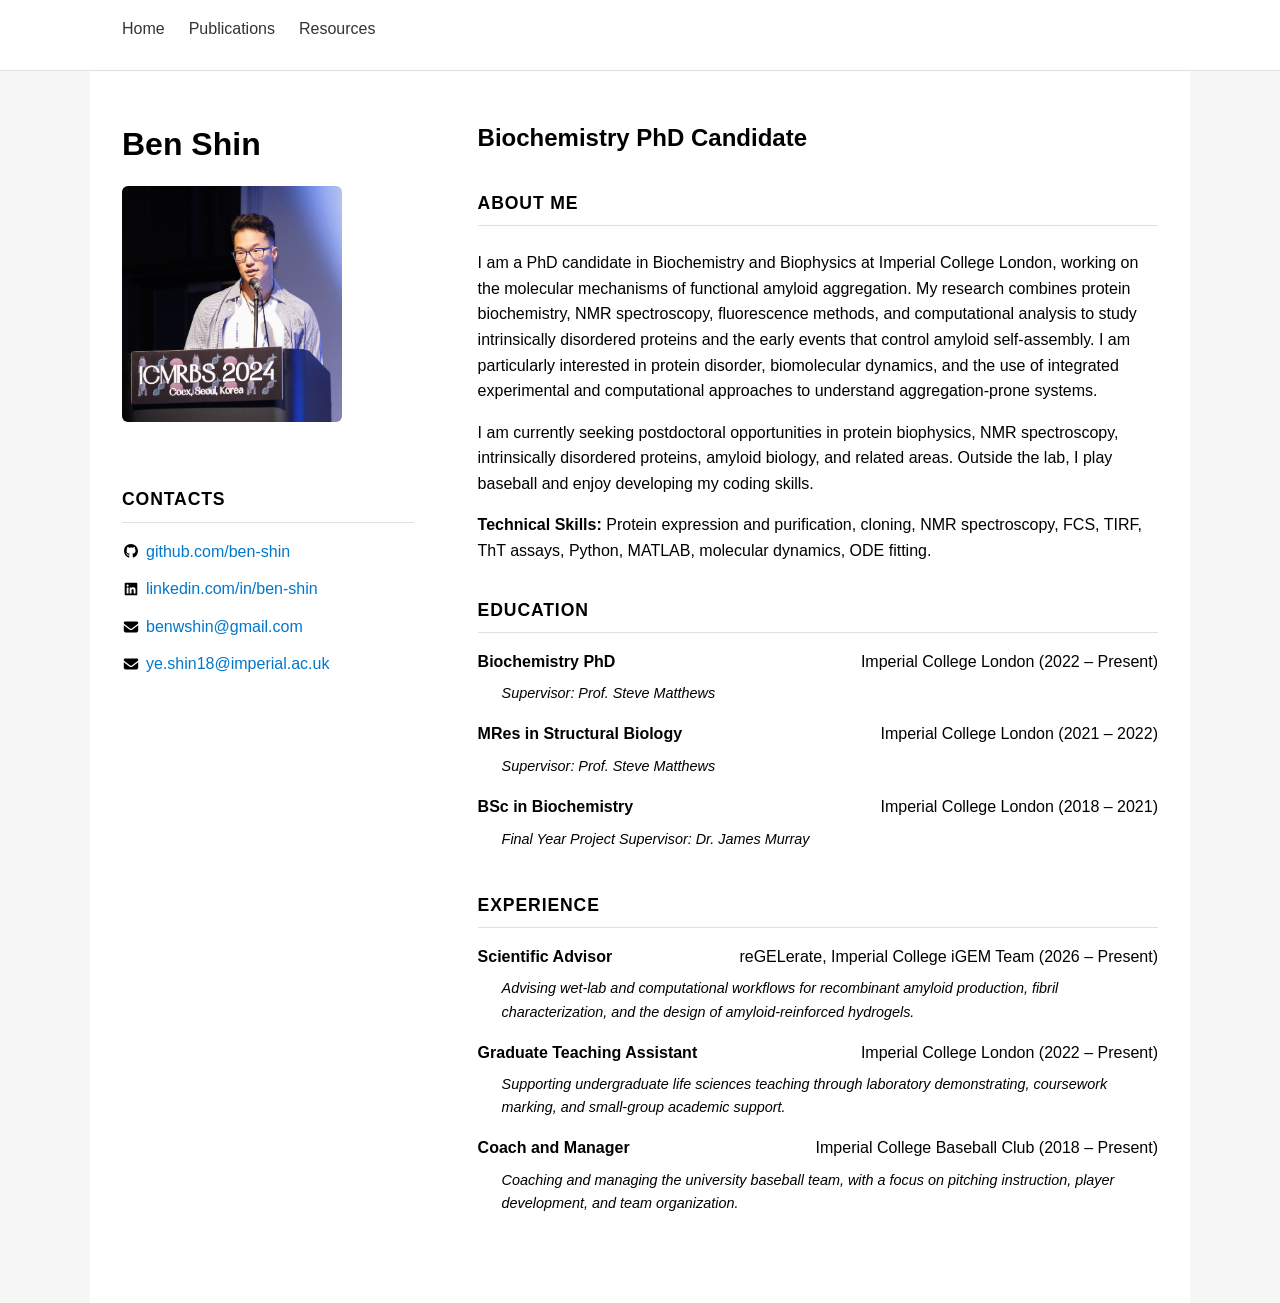
<file: index.html>
<!DOCTYPE html>
<html lang="en">
<head>
  <meta charset="UTF-8">
  <meta name="viewport" content="width=device-width, initial-scale=1.0">
  <title>Ben Shin</title>

  <style>
    * {
      box-sizing: border-box;
    }

    body {
      margin: 0;
      font-family: Tahoma, Geneva, Verdana, sans-serif;
      background-color: #f7f7f7;
      color: #000;
      line-height: 1.6;
    }

    nav {
      background-color: #ffffff;
      border-bottom: 1px solid #e0e0e0;
    }

    nav ul {
      list-style: none;
      margin: 0 auto;
      padding: 1rem 2rem;
      max-width: 1100px;
      display: flex;
      gap: 1.5rem;
    }

    nav a {
      text-decoration: none;
      color: #333;
      font-weight: 500;
    }

    nav a:hover {
      color: #0077cc;
    }

    .container {
      max-width: 1100px;
      margin: 0 auto;
      padding: 3rem 2rem;
      display: flex;
      gap: 4rem;
      background-color: #ffffff;
    }

    .left-column {
      width: 30%;
    }

    .right-column {
      width: 70%;
    }

    .profile-pic {
      width: 100%;
      max-width: 220px;
      border-radius: 6px;
      margin-bottom: 1.5rem;
    }

    .socials ul {
      list-style: none;
      padding: 0;
      margin: 0;
    }

    .socials li {
      margin-bottom: 0.75rem;
      display: flex;
      align-items: center;
    }

    .socials a {
      text-decoration: none;
      color: #0077cc;
      overflow-wrap: anywhere;
    }

    .socials a:hover {
      text-decoration: underline;
    }

    .socials img {
      width: 18px;
      height: 18px;
      margin-right: 6px;
      flex-shrink: 0;
    }

    h1 {
      font-size: 2rem;
      margin-top: 0;
      margin-bottom: 1rem;
    }

    h2 {
      font-size: 1.5rem;
      margin-top: 0;
      margin-bottom: 1rem;
    }

    h3 {
      font-size: 1.1rem;
      margin-top: 2rem;
      margin-bottom: 0.5rem;
      text-transform: uppercase;
      letter-spacing: 0.05em;
      color: #000;
      position: relative;
      padding-bottom: 0.5rem;
    }

    h3::after {
      content: "";
      display: block;
      height: 1px;
      background-color: #e0e0e0;
      margin-top: 0.5rem;
      width: 100%;
    }

    .education {
      display: flex;
      flex-direction: column;
      gap: 0.5rem;
      font-family: Tahoma, Geneva, Verdana, sans-serif;
      margin-bottom: 2rem;
    }

    .edu-line {
      display: flex;
      justify-content: space-between;
      gap: 1rem;
    }

    .edu-line .degree {
      font-weight: bold;
    }

    .edu-line .institution {
      text-align: right;
      color: #000;
    }

    .supervisor {
      padding-left: 1.5rem;
      font-size: 0.9rem;
      font-style: italic;
      color: #000;
      margin-bottom: 0.5rem;
    }

    p, li {
      color: #000;
      margin-bottom: 0.75rem;
    }

    @media (max-width: 800px) {
      .container {
        flex-direction: column;
        gap: 2rem;
        padding: 2rem 1.25rem;
      }

      .left-column,
      .right-column {
        width: 100%;
      }

      .edu-line {
        flex-direction: column;
        gap: 0.1rem;
      }

      .edu-line .institution {
        text-align: left;
      }

      .supervisor {
        padding-left: 0;
      }

      nav ul {
        padding: 1rem 1.25rem;
      }
    }
  </style>
</head>

<body>

  <nav>
    <ul>
      <li><a href="index.html">Home</a></li>
      <li><a href="pubs.html">Publications</a></li>
      <li><a href="res.html">Resources</a></li>
    </ul>
  </nav>

  <main class="container">

    <!-- Left Column -->
    <section class="left-column">
      <h1>Ben Shin</h1>

      <img src="me.jpg" alt="Photo of Ben Shin" class="profile-pic">

      <div class="socials">
        <h3>Contacts</h3>
        <ul>
          <li>
            <img src="icons/github.svg" alt="GitHub">
            <a href="https://github.com/ben-shin">github.com/ben-shin</a>
          </li>
          <li>
            <img src="icons/linkedin.svg" alt="LinkedIn">
            <a href="https://linkedin.com/in/ben-shin">linkedin.com/in/ben-shin</a>
          </li>
          <li>
            <img src="icons/email.svg" alt="Email">
            <a href="mailto:benwshin@gmail.com">benwshin@gmail.com</a>
          </li>
          <li>
            <img src="icons/email.svg" alt="Email">
            <a href="mailto:ye.shin18@imperial.ac.uk">ye.shin18@imperial.ac.uk</a>
          </li>
        </ul>
      </div>
    </section>

    <!-- Right Column -->
    <section class="right-column">
      <h2>Biochemistry PhD Candidate</h2>

      <h3>About Me</h3>
      <p>
        I am a PhD candidate in Biochemistry and Biophysics at Imperial College London,
        working on the molecular mechanisms of functional amyloid aggregation. My research
        combines protein biochemistry, NMR spectroscopy, fluorescence methods, and
        computational analysis to study intrinsically disordered proteins and the early
        events that control amyloid self-assembly. I am particularly interested in protein
        disorder, biomolecular dynamics, and the use of integrated experimental and
        computational approaches to understand aggregation-prone systems.
      </p>

      <p>
        I am currently seeking postdoctoral opportunities in protein biophysics, NMR
        spectroscopy, intrinsically disordered proteins, amyloid biology, and related areas.
        Outside the lab, I play baseball and enjoy developing my coding skills.
      </p>

      <p>
        <strong>Technical Skills:</strong> Protein expression and purification, cloning, NMR spectroscopy, FCS, TIRF, ThT assays, Python, MATLAB, molecular dynamics, ODE fitting.
      </p>

      <h3>Education</h3>
      <div class="education">
        <div class="edu-line">
          <span class="degree">Biochemistry PhD</span>
          <span class="institution">Imperial College London (2022 – Present)</span>
        </div>
        <div class="supervisor">Supervisor: Prof. Steve Matthews</div>

        <div class="edu-line">
          <span class="degree">MRes in Structural Biology</span>
          <span class="institution">Imperial College London (2021 – 2022)</span>
        </div>
        <div class="supervisor">Supervisor: Prof. Steve Matthews</div>

        <div class="edu-line">
          <span class="degree">BSc in Biochemistry</span>
          <span class="institution">Imperial College London (2018 – 2021)</span>
        </div>
        <div class="supervisor">Final Year Project Supervisor: Dr. James Murray</div>
      </div>

      <h3>Experience</h3>
      <div class="education">
        <div class="edu-line">
          <span class="degree">Scientific Advisor</span>
          <span class="institution">reGELerate, Imperial College iGEM Team (2026 – Present)</span>
        </div>
        <div class="supervisor">
          Advising wet-lab and computational workflows for recombinant amyloid production,
          fibril characterization, and the design of amyloid-reinforced hydrogels.
        </div>

        <div class="edu-line">
          <span class="degree">Graduate Teaching Assistant</span>
          <span class="institution">Imperial College London (2022 – Present)</span>
        </div>
        <div class="supervisor">
          Supporting undergraduate life sciences teaching through laboratory demonstrating,
          coursework marking, and small-group academic support.
        </div>

        <div class="edu-line">
          <span class="degree">Coach and Manager</span>
          <span class="institution">Imperial College Baseball Club (2018 – Present)</span>
        </div>
        <div class="supervisor">
          Coaching and managing the university baseball team, with a focus on pitching
          instruction, player development, and team organization.
        </div>
      </div>

    </section>

  </main>

</body>
</html>
</file>
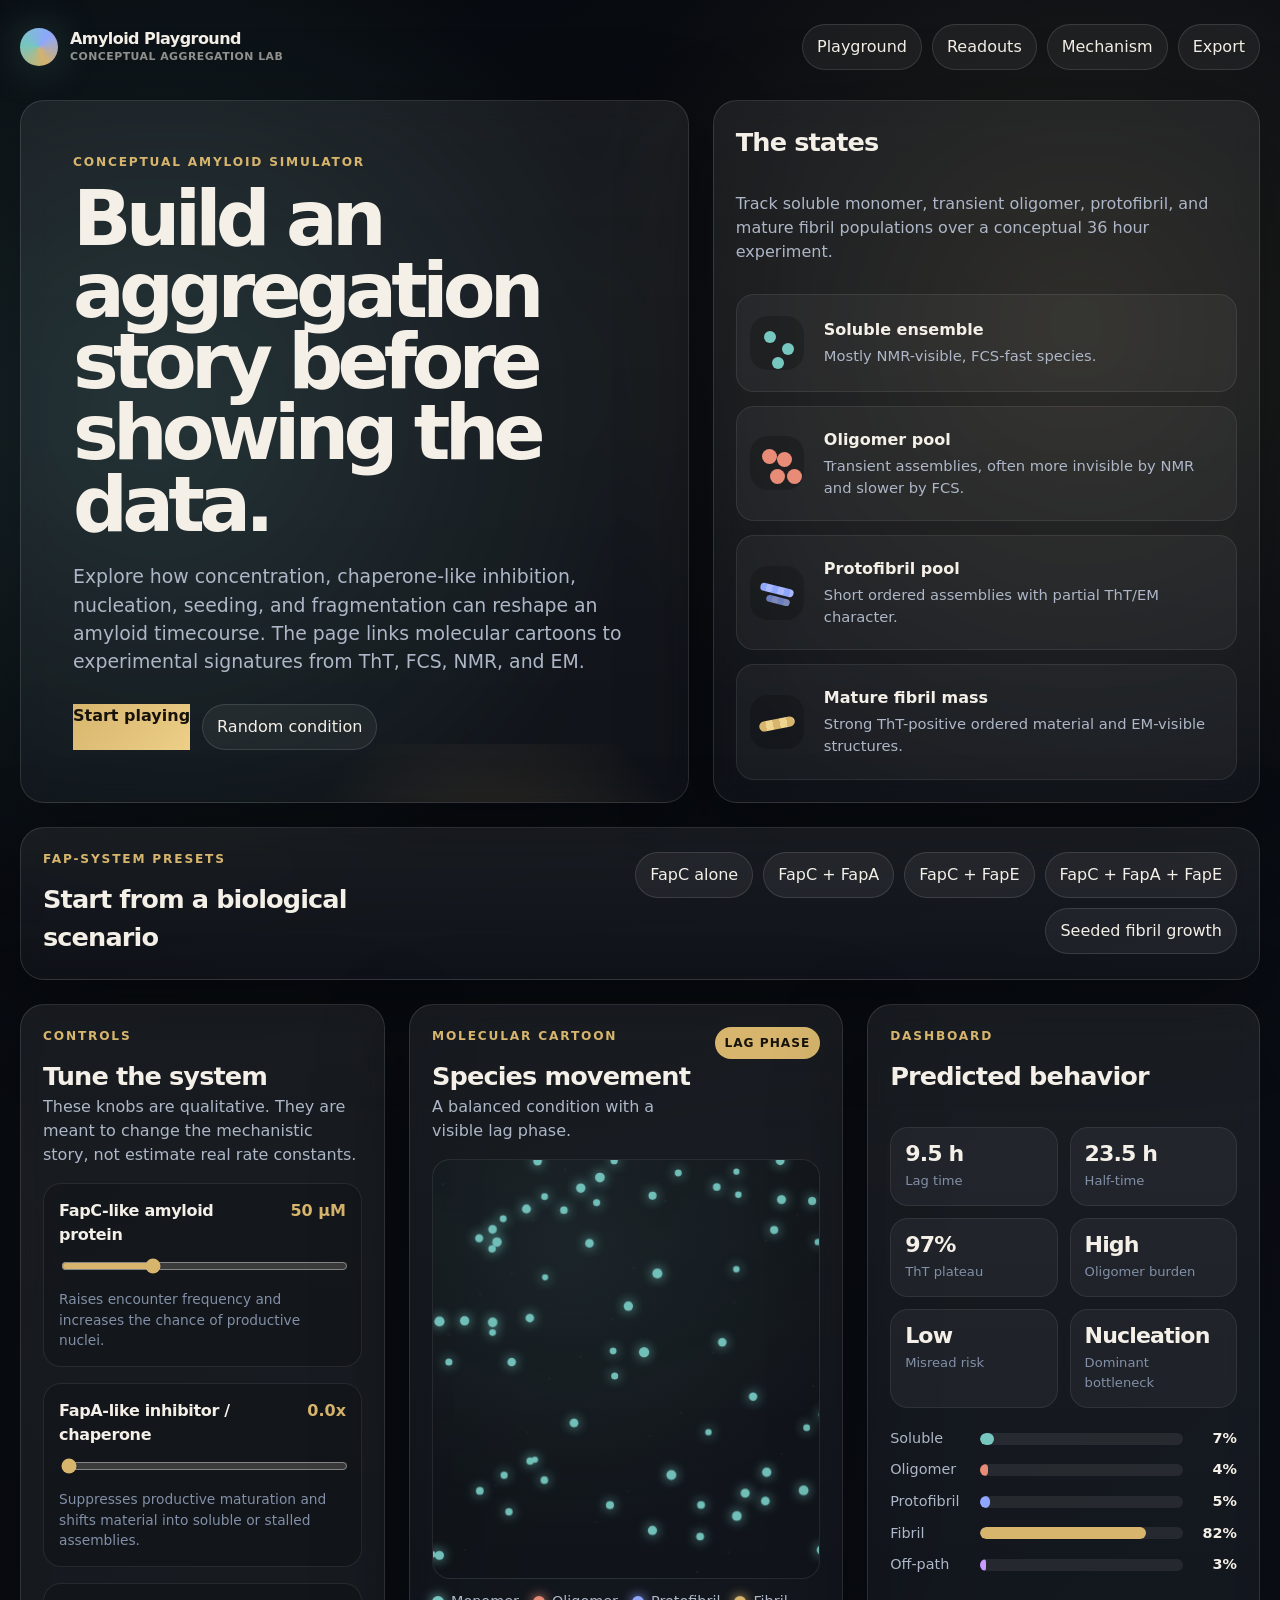
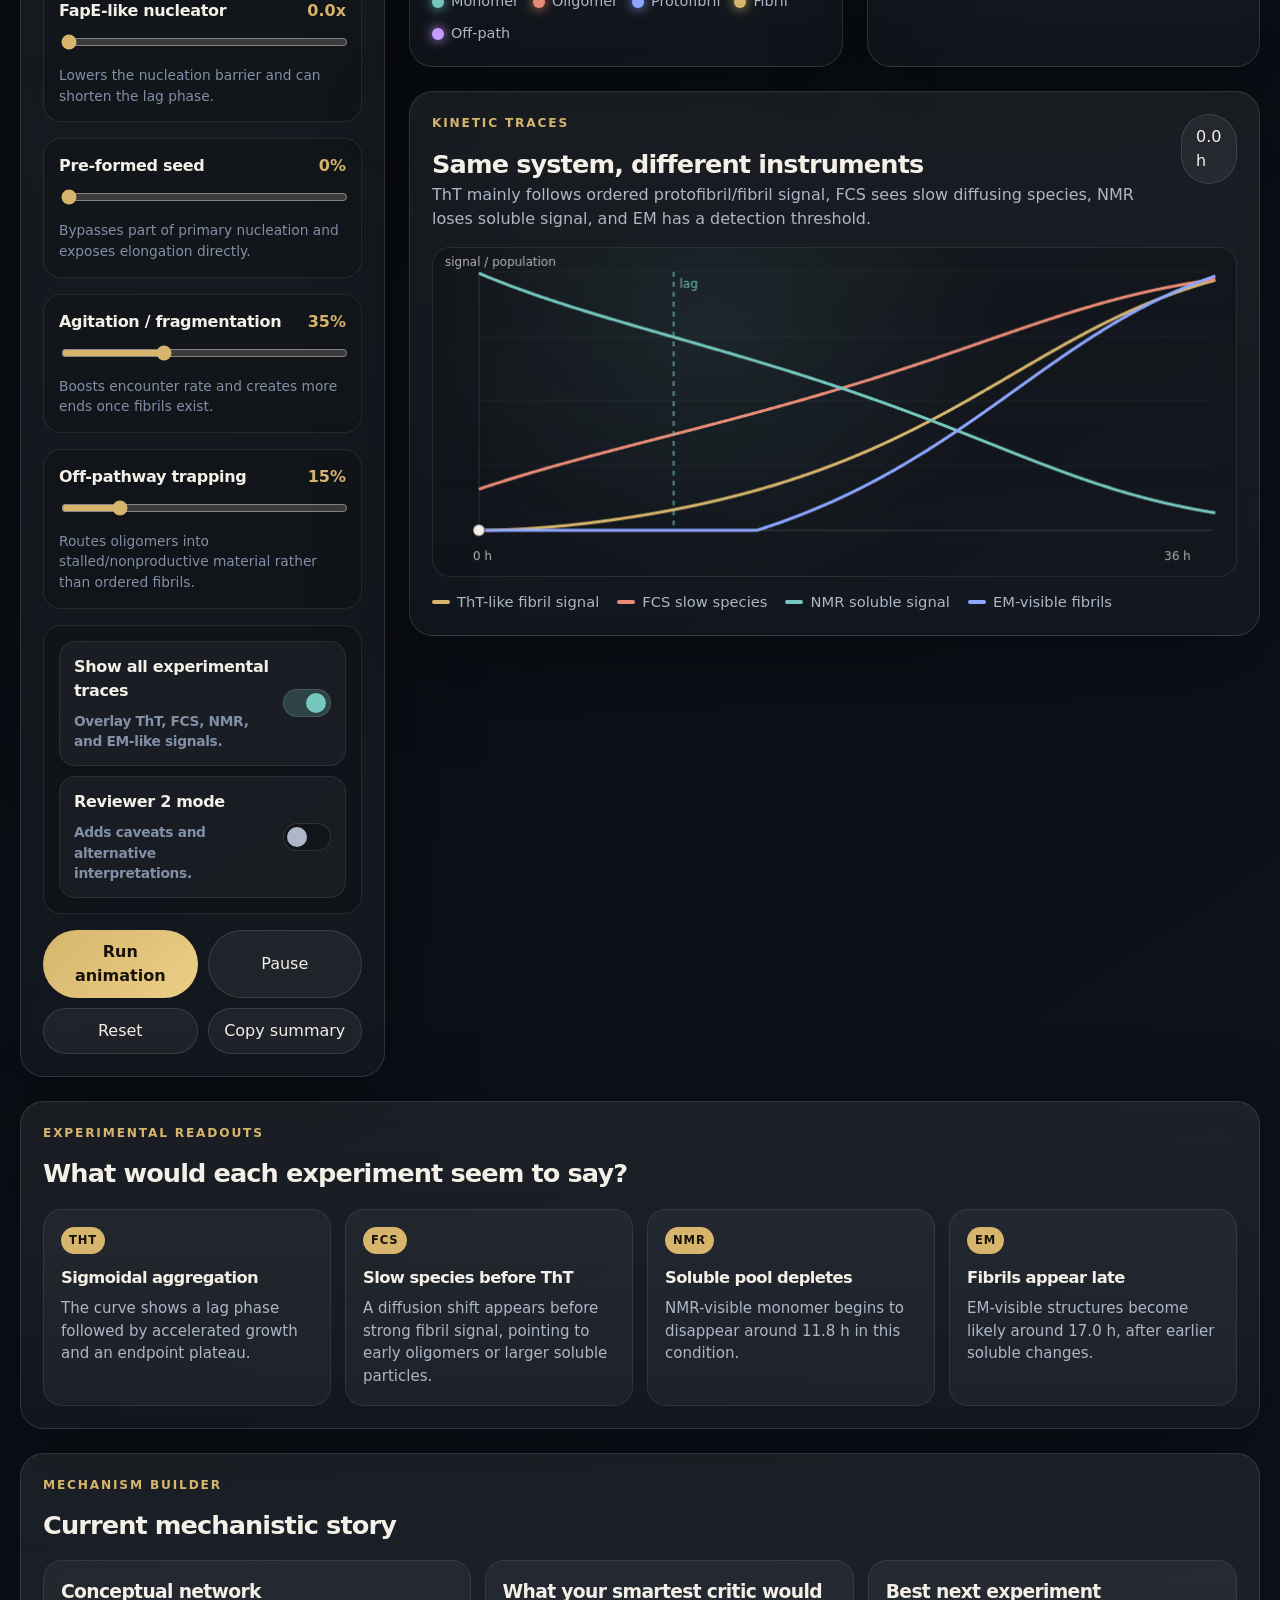
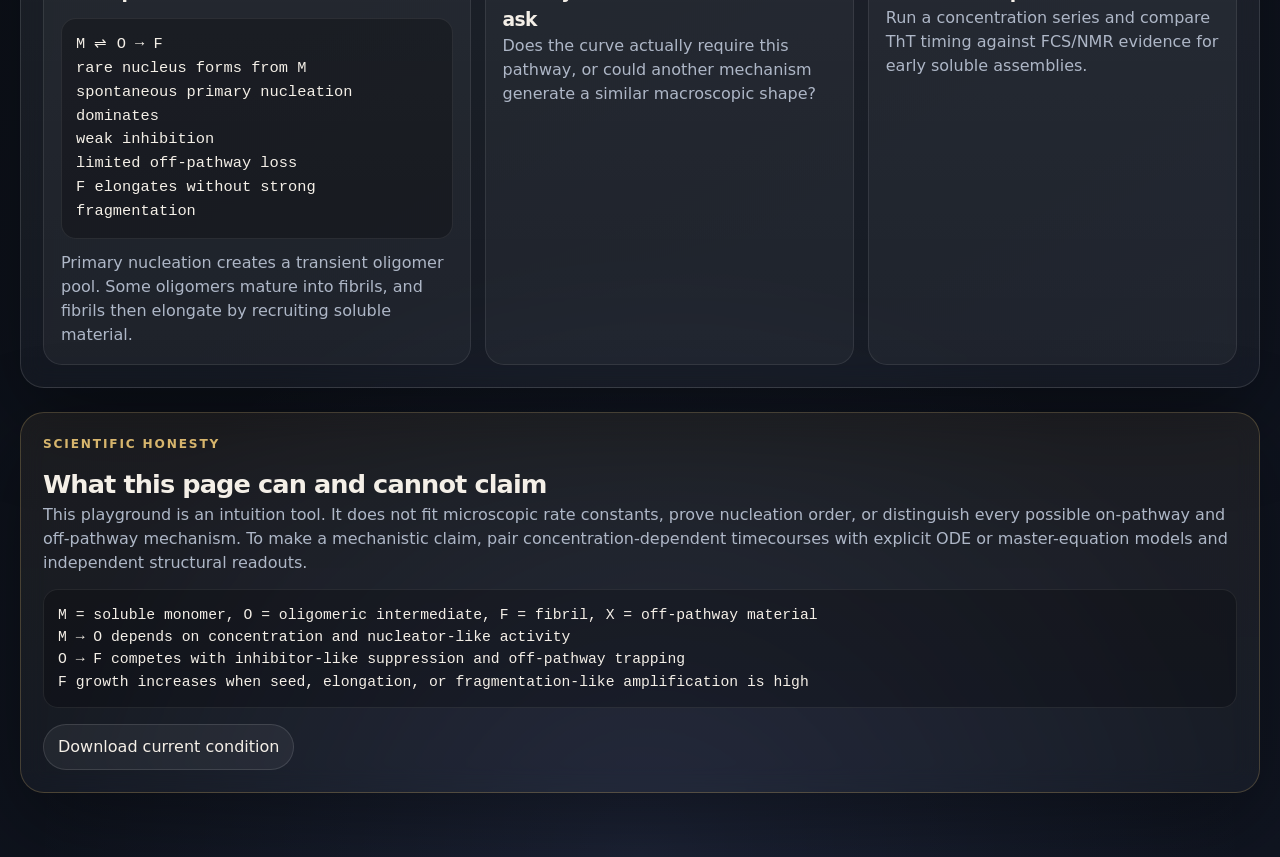
<file: amyloid-playground/index.html>
<!doctype html>
<html lang="en">
<head>
  <meta charset="utf-8" />
  <meta name="viewport" content="width=device-width, initial-scale=1" />
  <title>Amyloid Explainer Playground</title>
  <link rel="stylesheet" href="styles.css" />
</head>
<body>
  <div class="shell" id="top">
    <header class="topbar">
      <a class="brand" href="#top" aria-label="Amyloid Explainer Playground home">
        <span class="brand-mark" aria-hidden="true"></span>
        <span class="brand-block">
          <span>Amyloid Playground</span>
          <span class="byline">conceptual aggregation lab</span>
        </span>
      </a>
      <nav class="nav" aria-label="Page navigation">
        <a href="#playground">Playground</a>
        <a href="#readouts">Readouts</a>
        <a href="#mechanism">Mechanism</a>
        <a href="#export">Export</a>
      </nav>
    </header>

    <main>
      <section class="hero" aria-labelledby="hero-title">
        <div class="hero-card">
          <p class="eyebrow">Conceptual amyloid simulator</p>
          <h1 id="hero-title">Build an aggregation story before showing the data.</h1>
          <p class="subtitle">
            Explore how concentration, chaperone-like inhibition, nucleation, seeding, and fragmentation can reshape an amyloid timecourse.
            The page links molecular cartoons to experimental signatures from ThT, FCS, NMR, and EM.
          </p>
          <div class="hero-actions">
            <a class="primary" href="#playground">Start playing</a>
            <button class="secondary" type="button" id="randomizeBtn">Random condition</button>
          </div>
        </div>

        <aside class="panel mini-model" aria-label="System overview">
          <h2>The states</h2>
          <p>Track soluble monomer, transient oligomer, protofibril, and mature fibril populations over a conceptual 36 hour experiment.</p>
          <div class="state-row">
            <span class="state-token monomer"></span>
            <div><strong>Soluble ensemble</strong><p>Mostly NMR-visible, FCS-fast species.</p></div>
          </div>
          <div class="state-row">
            <span class="state-token oligomer"></span>
            <div><strong>Oligomer pool</strong><p>Transient assemblies, often more invisible by NMR and slower by FCS.</p></div>
          </div>
          <div class="state-row">
            <span class="state-token protofibril"></span>
            <div><strong>Protofibril pool</strong><p>Short ordered assemblies with partial ThT/EM character.</p></div>
          </div>
          <div class="state-row">
            <span class="state-token fibril"></span>
            <div><strong>Mature fibril mass</strong><p>Strong ThT-positive ordered material and EM-visible structures.</p></div>
          </div>
        </aside>
      </section>

      <section class="preset-strip panel" aria-label="Fap system presets">
        <div>
          <p class="eyebrow">Fap-system presets</p>
          <h2>Start from a biological scenario</h2>
        </div>
        <div class="preset-buttons">
          <button type="button" data-preset="fapc">FapC alone</button>
          <button type="button" data-preset="fapa">FapC + FapA</button>
          <button type="button" data-preset="fape">FapC + FapE</button>
          <button type="button" data-preset="all">FapC + FapA + FapE</button>
          <button type="button" data-preset="seeded">Seeded fibril growth</button>
        </div>
      </section>

      <section class="playground" id="playground" aria-labelledby="playground-title">
        <aside class="panel controls">
          <div>
            <p class="eyebrow">Controls</p>
            <h2 id="playground-title">Tune the system</h2>
            <p>These knobs are qualitative. They are meant to change the mechanistic story, not estimate real rate constants.</p>
          </div>

          <div class="control-group">
            <div class="control-top">
              <label for="conc">FapC-like amyloid protein</label>
              <span class="readout"><span id="concValue">50</span> µM</span>
            </div>
            <input id="conc" type="range" min="5" max="150" value="50" step="5" />
            <span class="hint">Raises encounter frequency and increases the chance of productive nuclei.</span>
          </div>

          <div class="control-group">
            <div class="control-top">
              <label for="fapA">FapA-like inhibitor / chaperone</label>
              <span class="readout"><span id="fapAValue">0.0</span>x</span>
            </div>
            <input id="fapA" type="range" min="0" max="2" value="0" step="0.1" />
            <span class="hint">Suppresses productive maturation and shifts material into soluble or stalled assemblies.</span>
          </div>

          <div class="control-group">
            <div class="control-top">
              <label for="fapE">FapE-like nucleator</label>
              <span class="readout"><span id="fapEValue">0.0</span>x</span>
            </div>
            <input id="fapE" type="range" min="0" max="2" value="0" step="0.1" />
            <span class="hint">Lowers the nucleation barrier and can shorten the lag phase.</span>
          </div>

          <div class="control-group">
            <div class="control-top">
              <label for="seed">Pre-formed seed</label>
              <span class="readout"><span id="seedValue">0</span>%</span>
            </div>
            <input id="seed" type="range" min="0" max="30" value="0" step="1" />
            <span class="hint">Bypasses part of primary nucleation and exposes elongation directly.</span>
          </div>

          <div class="control-group">
            <div class="control-top">
              <label for="fragmentation">Agitation / fragmentation</label>
              <span class="readout"><span id="fragValue">35</span>%</span>
            </div>
            <input id="fragmentation" type="range" min="0" max="100" value="35" step="5" />
            <span class="hint">Boosts encounter rate and creates more ends once fibrils exist.</span>
          </div>

          <div class="control-group">
            <div class="control-top">
              <label for="offpathway">Off-pathway trapping</label>
              <span class="readout"><span id="offValue">15</span>%</span>
            </div>
            <input id="offpathway" type="range" min="0" max="80" value="15" step="5" />
            <span class="hint">Routes oligomers into stalled/nonproductive material rather than ordered fibrils.</span>
          </div>

          <div class="control-group switches" aria-label="Display options">
            <label class="switch">
              <span>
                <strong>Show all experimental traces</strong><br />
                <span class="hint">Overlay ThT, FCS, NMR, and EM-like signals.</span>
              </span>
              <input id="showAll" type="checkbox" checked />
              <span class="toggle" aria-hidden="true"></span>
            </label>
            <label class="switch">
              <span>
                <strong>Reviewer 2 mode</strong><br />
                <span class="hint">Adds caveats and alternative interpretations.</span>
              </span>
              <input id="criticMode" type="checkbox" />
              <span class="toggle" aria-hidden="true"></span>
            </label>
          </div>

          <div class="buttons">
            <button class="primary" id="runBtn" type="button">Run animation</button>
            <button id="pauseBtn" type="button">Pause</button>
            <button id="resetBtn" type="button">Reset</button>
            <button id="copyBtn" type="button">Copy summary</button>
          </div>
        </aside>

        <div class="main-stage">
          <section class="visual-grid">
            <div class="panel canvas-wrap">
              <div class="panel-head">
                <div>
                  <p class="eyebrow">Molecular cartoon</p>
                  <h2>Species movement</h2>
                  <p id="scenarioText">A balanced condition with a visible lag phase.</p>
                </div>
                <span class="status" id="statusBadge">Lag phase</span>
              </div>
              <canvas id="particleCanvas" aria-label="Conceptual particle animation"></canvas>
              <div class="species-legend" aria-label="Species color legend">
                <span><i class="s-monomer"></i>Monomer</span>
                <span><i class="s-oligomer"></i>Oligomer</span>
                <span><i class="s-protofibril"></i>Protofibril</span>
                <span><i class="s-fibril"></i>Fibril</span>
                <span><i class="s-offpath"></i>Off-path</span>
              </div>
            </div>

            <div class="panel dashboard-card">
              <div class="panel-head">
                <div>
                  <p class="eyebrow">Dashboard</p>
                  <h2>Predicted behavior</h2>
                </div>
              </div>
              <div class="stats" aria-label="Conceptual statistics">
                <div class="stat"><span class="num" id="lagStat">3.4 h</span><span class="cap">Lag time</span></div>
                <div class="stat"><span class="num" id="halfStat">5.9 h</span><span class="cap">Half-time</span></div>
                <div class="stat"><span class="num" id="endpointStat">75%</span><span class="cap">ThT plateau</span></div>
                <div class="stat"><span class="num" id="burdenStat">Medium</span><span class="cap">Oligomer burden</span></div>
                <div class="stat"><span class="num" id="riskStat">Moderate</span><span class="cap">Misread risk</span></div>
                <div class="stat"><span class="num" id="dominantStat">Nucleation</span><span class="cap">Dominant bottleneck</span></div>
              </div>

              <div class="species-bars" aria-label="Final species distribution">
                <div class="bar-row">
                  <span>Soluble</span>
                  <div class="bar"><span id="barM"></span></div>
                  <strong id="mFinal">30%</strong>
                </div>
                <div class="bar-row">
                  <span>Oligomer</span>
                  <div class="bar"><span id="barO"></span></div>
                  <strong id="oFinal">8%</strong>
                </div>
                <div class="bar-row">
                  <span>Protofibril</span>
                  <div class="bar"><span id="barP"></span></div>
                  <strong id="pFinal">0%</strong>
                </div>
                <div class="bar-row">
                  <span>Fibril</span>
                  <div class="bar"><span id="barF"></span></div>
                  <strong id="fFinal">62%</strong>
                </div>
                <div class="bar-row">
                  <span>Off-path</span>
                  <div class="bar"><span id="barX"></span></div>
                  <strong id="xFinal">0%</strong>
                </div>
              </div>
            </div>
          </section>

          <section class="panel" aria-labelledby="curve-title">
            <div class="panel-head">
              <div>
                <p class="eyebrow">Kinetic traces</p>
                <h2 id="curve-title">Same system, different instruments</h2>
                <p>ThT mainly follows ordered protofibril/fibril signal, FCS sees slow diffusing species, NMR loses soluble signal, and EM has a detection threshold.</p>
              </div>
              <span class="pill" id="timePill">0.0 h</span>
            </div>
            <canvas id="curveCanvas" aria-label="Conceptual aggregation curve"></canvas>
            <div class="legend" id="legend">
              <span><i class="l-tht"></i>ThT-like fibril signal</span>
              <span><i class="l-fcs"></i>FCS slow species</span>
              <span><i class="l-nmr"></i>NMR soluble signal</span>
              <span><i class="l-em"></i>EM-visible fibrils</span>
            </div>
          </section>
        </div>
      </section>

      <section class="panel" id="readouts" aria-labelledby="readouts-title">
        <div class="panel-head">
          <div>
            <p class="eyebrow">Experimental readouts</p>
            <h2 id="readouts-title">What would each experiment seem to say?</h2>
          </div>
        </div>
        <div class="readout-grid">
          <article class="readout-card">
            <span class="readout-kicker">ThT</span>
            <h3 id="thtTitle">Clear sigmoidal aggregation</h3>
            <p id="thtText">Fibril-associated signal rises after a lag phase and approaches a visible endpoint.</p>
          </article>
          <article class="readout-card">
            <span class="readout-kicker">FCS</span>
            <h3 id="fcsTitle">Slow species appear before endpoint</h3>
            <p id="fcsText">Diffusion shifts earlier than the final ThT plateau, suggesting soluble assemblies or growing particles.</p>
          </article>
          <article class="readout-card">
            <span class="readout-kicker">NMR</span>
            <h3 id="nmrTitle">Soluble signal decays</h3>
            <p id="nmrText">Peak intensity loss would report disappearance from the fast-tumbling monomeric pool.</p>
          </article>
          <article class="readout-card">
            <span class="readout-kicker">EM</span>
            <h3 id="emTitle">Visible fibrils late</h3>
            <p id="emText">Structures become easy to see only after enough ordered mass accumulates.</p>
          </article>
        </div>
      </section>

      <section class="panel" id="mechanism" aria-labelledby="mechanism-title">
        <p class="eyebrow">Mechanism builder</p>
        <h2 id="mechanism-title">Current mechanistic story</h2>
        <div class="mechanism-layout">
          <div class="equation-card">
            <h3>Conceptual network</h3>
            <pre id="equationText">M ⇌ O → F</pre>
            <p id="mechanismText">Primary nucleation creates a transient oligomer pool. Some oligomers mature into fibrils, and fibrils then elongate by recruiting soluble material.</p>
          </div>
          <div class="critic-card">
            <h3>What your smartest critic would ask</h3>
            <p id="criticText">Does the curve actually require this mechanism, or could another pathway produce a similar shape?</p>
          </div>
          <div class="experiment-card">
            <h3>Best next experiment</h3>
            <p id="experimentText">Run a concentration series and compare ThT timing against FCS/NMR evidence for early soluble assemblies.</p>
          </div>
        </div>
      </section>

      <section class="panel note" id="export" aria-labelledby="export-title">
        <p class="eyebrow">Scientific honesty</p>
        <h2 id="export-title">What this page can and cannot claim</h2>
        <p>
          This playground is an intuition tool. It does not fit microscopic rate constants, prove nucleation order, or distinguish every possible on-pathway and off-pathway mechanism. To make a mechanistic claim, pair concentration-dependent timecourses with explicit ODE or master-equation models and independent structural readouts.
        </p>
        <div class="formula" aria-label="Conceptual ODE description">
          M = soluble monomer, O = oligomeric intermediate, F = fibril, X = off-pathway material<br />
          M → O depends on concentration and nucleator-like activity<br />
          O → F competes with inhibitor-like suppression and off-pathway trapping<br />
          F growth increases when seed, elongation, or fragmentation-like amplification is high
        </div>
        <div class="export-box">
          <button type="button" id="downloadJsonBtn">Download current condition</button>
          <span id="copyStatus" role="status" aria-live="polite"></span>
        </div>
      </section>
    </main>
  </div>

  <script src="app.js"></script>
</body>
</html>
</file>
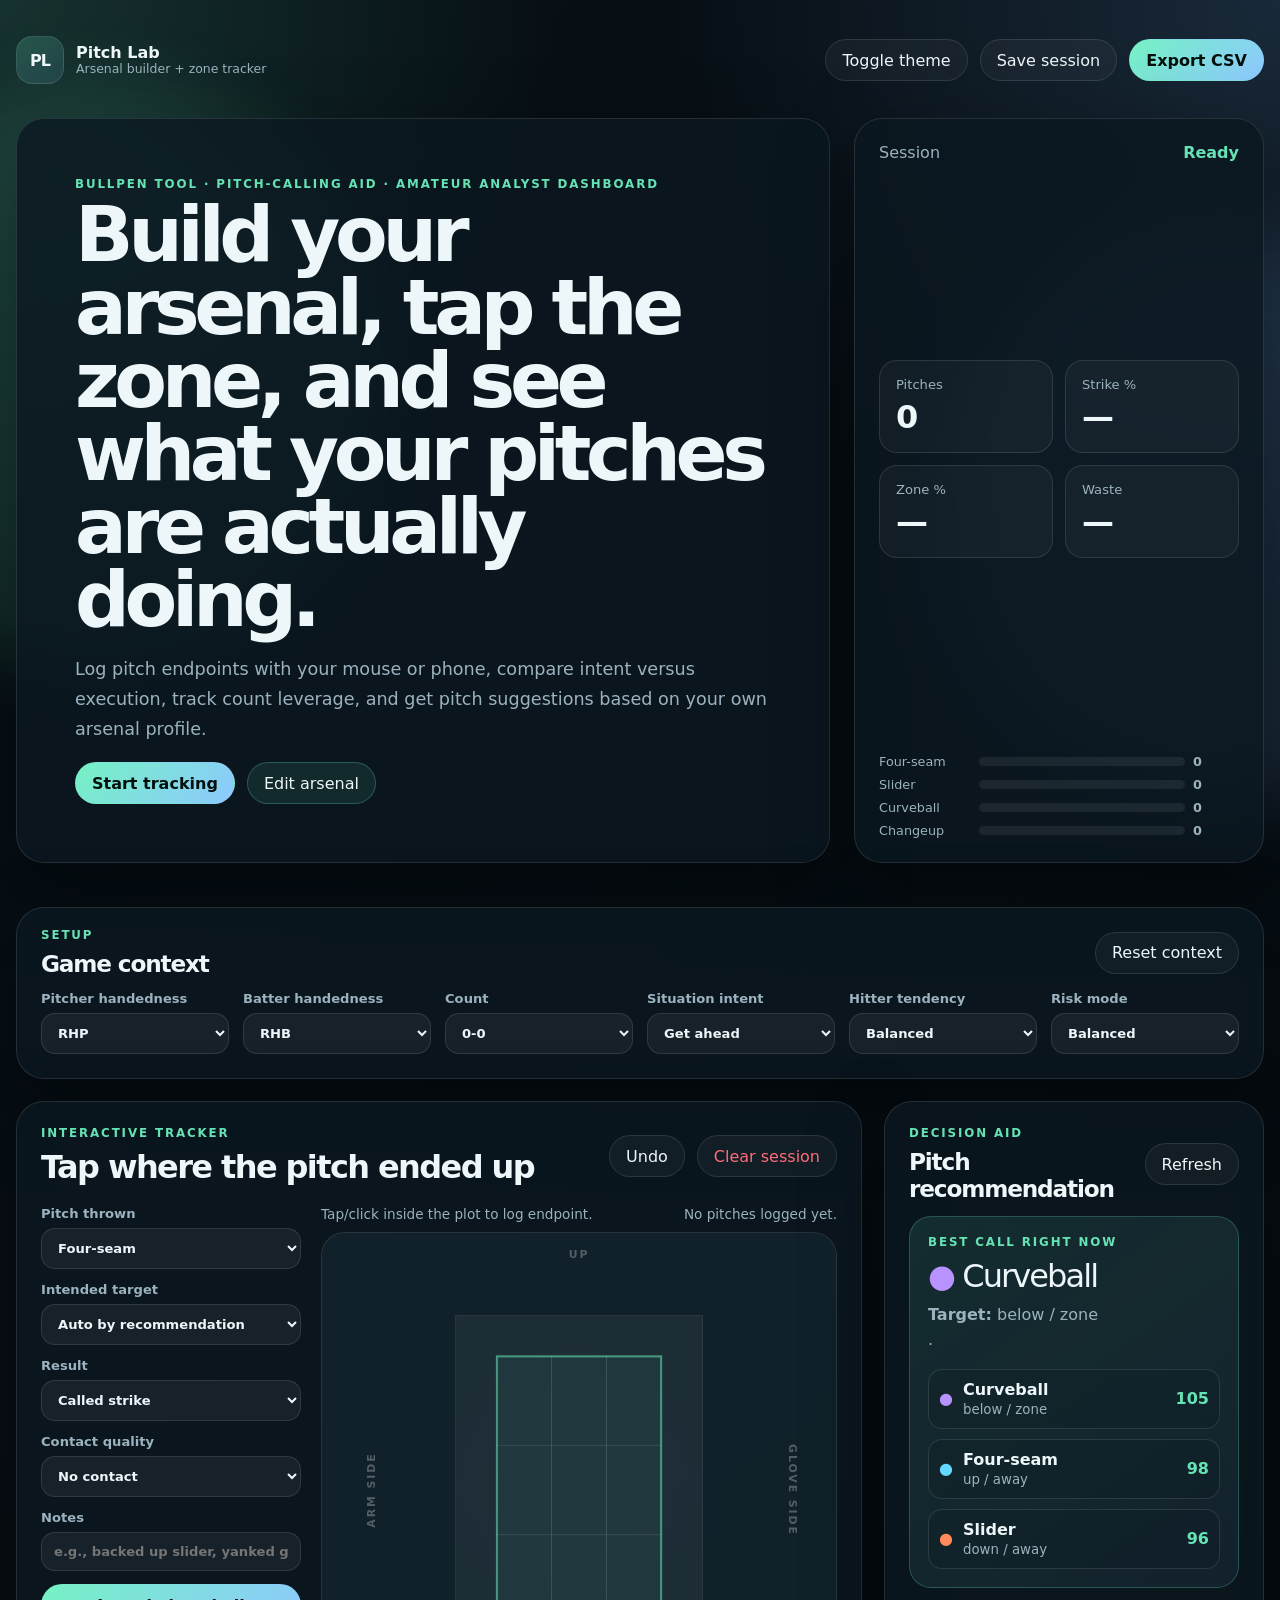
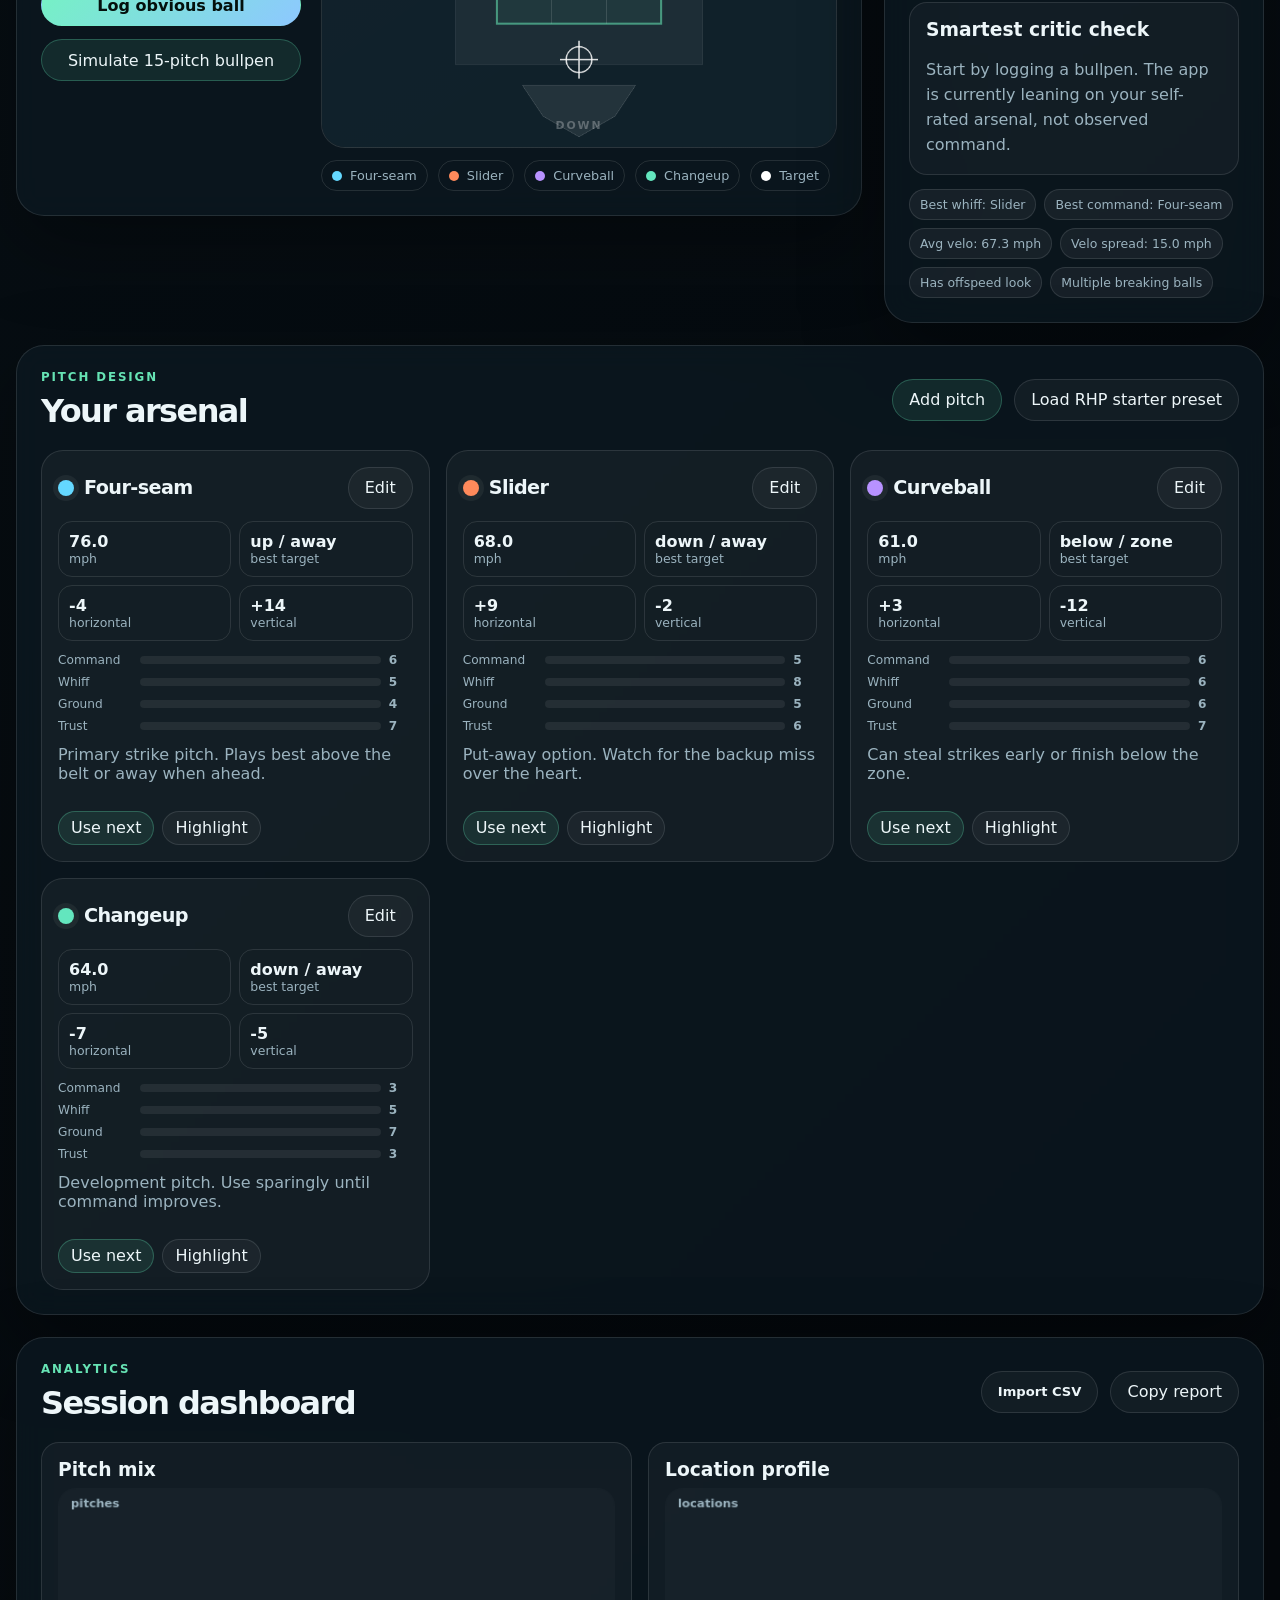
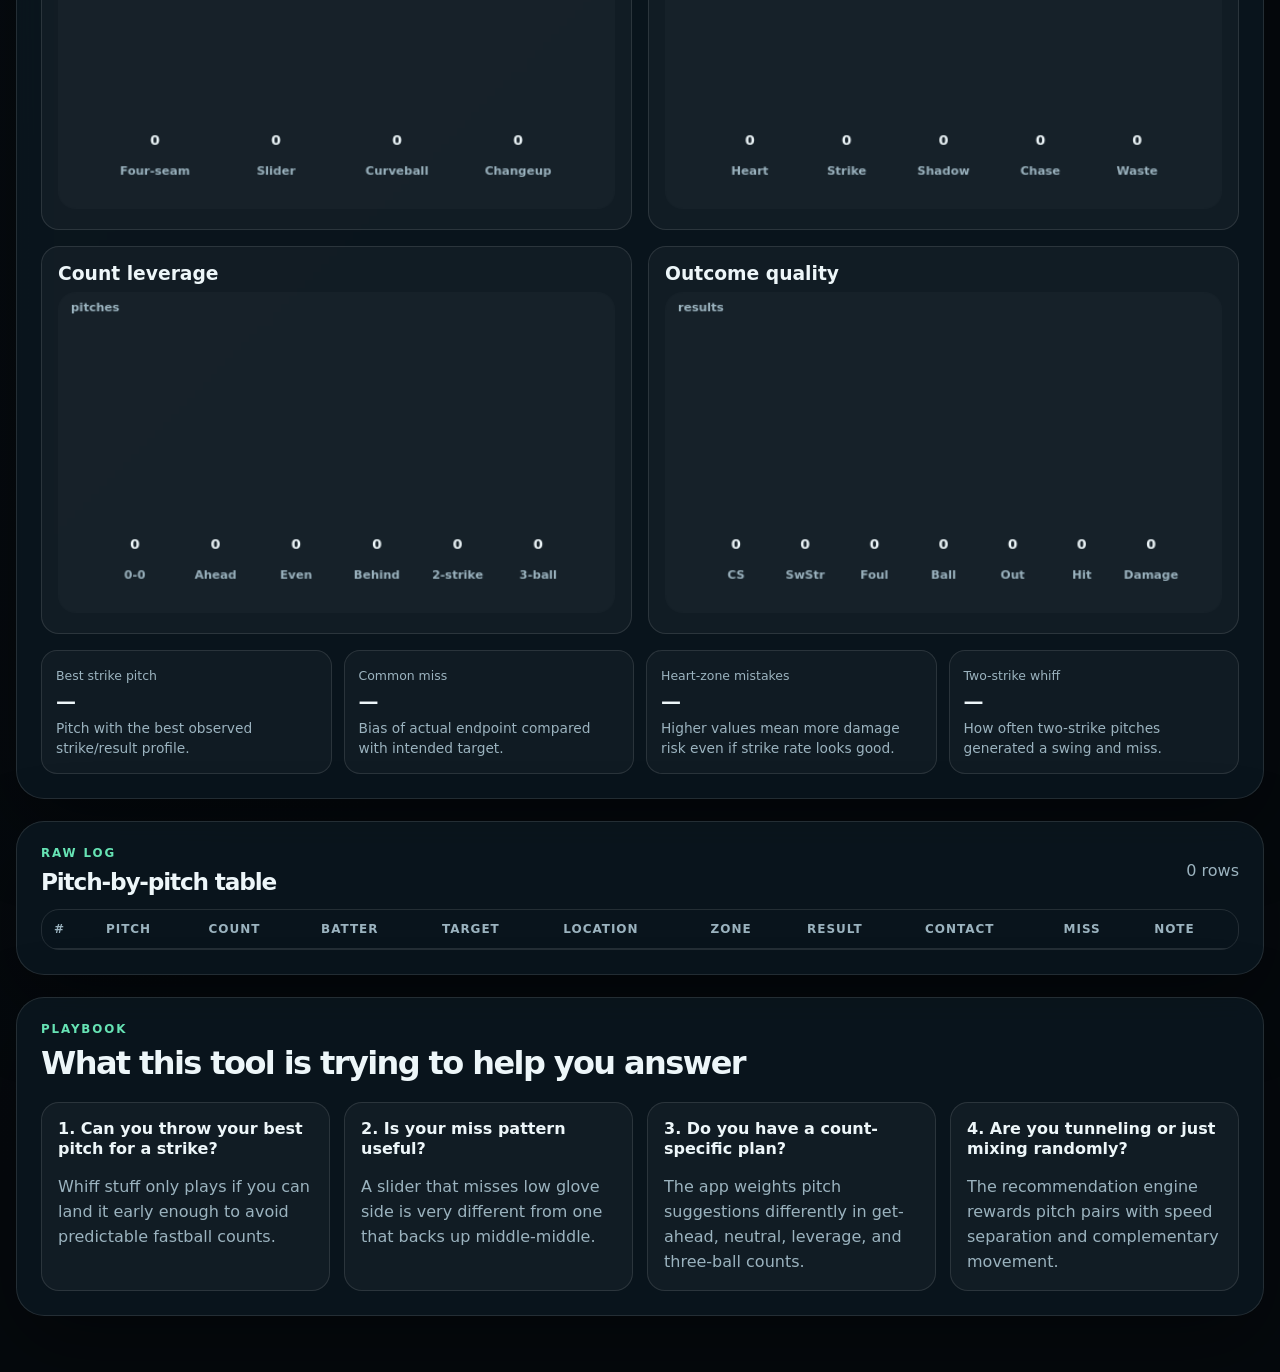
<file: baseball-arsenal-builder/index.html>
<!doctype html>
<html lang="en">
<head>
  <meta charset="utf-8" />
  <meta name="viewport" content="width=device-width, initial-scale=1" />
  <title>Pitch Lab | Baseball Arsenal Builder</title>
  <meta name="description" content="A static GitHub Pages baseball pitch arsenal builder with strike zone logging, pitch recommendations, heatmaps, and CSV export." />
  <link rel="stylesheet" href="styles.css" />
</head>
<body>
  <div class="ambient ambient-one"></div>
  <div class="ambient ambient-two"></div>

  <main class="app-shell" id="top">
    <header class="hero">
      <nav class="topbar" aria-label="Main navigation">
        <a href="#top" class="brand" aria-label="Pitch Lab home">
          <span class="brand-mark">PL</span>
          <span class="brand-copy">
            <strong>Pitch Lab</strong>
            <small>Arsenal builder + zone tracker</small>
          </span>
        </a>
        <div class="top-actions">
          <button class="ghost-button" id="themeToggle" type="button">Toggle theme</button>
          <button class="ghost-button" id="saveSnapshot" type="button">Save session</button>
          <button class="primary-button" id="exportCsv" type="button">Export CSV</button>
        </div>
      </nav>

      <section class="hero-grid">
        <div class="hero-copy">
          <p class="eyebrow">Bullpen tool · pitch-calling aid · amateur analyst dashboard</p>
          <h1>Build your arsenal, tap the zone, and see what your pitches are actually doing.</h1>
          <p class="hero-text">
            Log pitch endpoints with your mouse or phone, compare intent versus execution, track count leverage, and get pitch suggestions based on your own arsenal profile.
          </p>
          <div class="hero-actions">
            <a href="#zoneSection" class="primary-button">Start tracking</a>
            <a href="#arsenalSection" class="secondary-button">Edit arsenal</a>
          </div>
        </div>
        <aside class="scoreboard-card" aria-label="Session summary">
          <div class="scoreboard-head">
            <span>Session</span>
            <strong id="sessionStatus">Live</strong>
          </div>
          <div class="scoreboard-grid">
            <div><span>Pitches</span><strong id="metricPitches">0</strong></div>
            <div><span>Strike %</span><strong id="metricStrikePct">—</strong></div>
            <div><span>Zone %</span><strong id="metricZonePct">—</strong></div>
            <div><span>Waste</span><strong id="metricWastePct">—</strong></div>
          </div>
          <div class="mini-bars" id="pitchMixBars"></div>
        </aside>
      </section>
    </header>

    <section class="panel dense-panel">
      <div class="section-heading compact">
        <div>
          <p class="eyebrow">Setup</p>
          <h2>Game context</h2>
        </div>
        <button class="ghost-button" id="resetContext" type="button">Reset context</button>
      </div>
      <div class="control-grid context-grid">
        <label>
          Pitcher handedness
          <select id="pitcherHand">
            <option value="RHP" selected>RHP</option>
            <option value="LHP">LHP</option>
          </select>
        </label>
        <label>
          Batter handedness
          <select id="batterHand">
            <option value="RHB" selected>RHB</option>
            <option value="LHB">LHB</option>
            <option value="SHB">Switch</option>
          </select>
        </label>
        <label>
          Count
          <select id="countSelect">
            <option>0-0</option><option>0-1</option><option>0-2</option>
            <option>1-0</option><option>1-1</option><option>1-2</option>
            <option>2-0</option><option>2-1</option><option>2-2</option>
            <option>3-0</option><option>3-1</option><option>3-2</option>
          </select>
        </label>
        <label>
          Situation intent
          <select id="intentSelect">
            <option value="getAhead">Get ahead</option>
            <option value="stealStrike">Steal a strike</option>
            <option value="putAway">Put away</option>
            <option value="weakContact">Weak contact</option>
            <option value="doublePlay">Double play</option>
            <option value="pitchAround">Pitch around</option>
          </select>
        </label>
        <label>
          Hitter tendency
          <select id="hitterTendency">
            <option value="balanced">Balanced</option>
            <option value="aggressive">Aggressive early</option>
            <option value="takes">Takes borderline pitches</option>
            <option value="chases">Chases offspeed</option>
            <option value="pull">Pull-heavy</option>
            <option value="oppo">Opposite-field</option>
          </select>
        </label>
        <label>
          Risk mode
          <select id="riskMode">
            <option value="balanced">Balanced</option>
            <option value="attack">Attack zone</option>
            <option value="chase">Chase/expand</option>
            <option value="safe">Avoid free passes</option>
          </select>
        </label>
      </div>
    </section>

    <section class="main-grid">
      <section class="panel zone-panel" id="zoneSection">
        <div class="section-heading">
          <div>
            <p class="eyebrow">Interactive tracker</p>
            <h2>Tap where the pitch ended up</h2>
          </div>
          <div class="zone-actions">
            <button class="ghost-button" id="clearLast" type="button">Undo</button>
            <button class="ghost-button danger" id="clearSession" type="button">Clear session</button>
          </div>
        </div>

        <div class="logger-grid">
          <aside class="logger-controls">
            <label>
              Pitch thrown
              <select id="pitchSelect"></select>
            </label>
            <label>
              Intended target
              <select id="targetSelect">
                <option value="auto">Auto by recommendation</option>
                <option value="up-in">Up/in</option>
                <option value="up-away">Up/away</option>
                <option value="middle-in">Middle/in</option>
                <option value="middle-away">Middle/away</option>
                <option value="down-in">Down/in</option>
                <option value="down-away">Down/away</option>
                <option value="below-zone">Below zone</option>
                <option value="waste">Waste pitch</option>
              </select>
            </label>
            <label>
              Result
              <select id="resultSelect">
                <option value="calledStrike">Called strike</option>
                <option value="swingingStrike">Swinging strike</option>
                <option value="foul">Foul</option>
                <option value="ball">Ball</option>
                <option value="inPlayOut">In play out</option>
                <option value="single">Single</option>
                <option value="double">Double</option>
                <option value="triple">Triple</option>
                <option value="homeRun">Home run</option>
                <option value="hbp">HBP</option>
              </select>
            </label>
            <label>
              Contact quality
              <select id="contactSelect">
                <option value="none">No contact</option>
                <option value="weak">Weak</option>
                <option value="medium">Medium</option>
                <option value="hard">Hard</option>
                <option value="barrel">Barrel</option>
              </select>
            </label>
            <label>
              Notes
              <input id="pitchNote" type="text" placeholder="e.g., backed up slider, yanked glove side" />
            </label>
            <button class="primary-button full" id="manualBall" type="button">Log obvious ball</button>
            <button class="secondary-button full" id="randomBullpen" type="button">Simulate 15-pitch bullpen</button>
          </aside>

          <div class="zone-wrap">
            <div class="zone-meta">
              <span id="zoneInstruction">Tap/click inside the plot to log endpoint.</span>
              <span id="lastLocation">No pitches logged yet.</span>
            </div>
            <div class="strike-zone-stage" id="strikeStage" role="button" tabindex="0" aria-label="Strike zone. Tap where the pitch ended up.">
              <div class="zone-label label-up">UP</div>
              <div class="zone-label label-down">DOWN</div>
              <div class="zone-label label-arm">ARM SIDE</div>
              <div class="zone-label label-glove">GLOVE SIDE</div>
              <canvas id="zoneCanvas" width="760" height="760"></canvas>
            </div>
            <div class="legend-row" id="pitchLegend"></div>
          </div>
        </div>
      </section>

      <aside class="panel recommender-panel">
        <div class="section-heading compact">
          <div>
            <p class="eyebrow">Decision aid</p>
            <h2>Pitch recommendation</h2>
          </div>
          <button class="ghost-button" id="refreshRec" type="button">Refresh</button>
        </div>
        <div class="recommendation-card" id="recommendationCard"></div>
        <div class="scouting-card">
          <h3>Smartest critic check</h3>
          <p id="criticText">Log pitches to expose whether your intended plan matches your actual command.</p>
        </div>
        <div class="tag-cloud" id="arsenalTags"></div>
      </aside>
    </section>

    <section class="panel" id="arsenalSection">
      <div class="section-heading">
        <div>
          <p class="eyebrow">Pitch design</p>
          <h2>Your arsenal</h2>
        </div>
        <div class="top-actions wrap-actions">
          <button class="secondary-button" id="addPitch" type="button">Add pitch</button>
          <button class="ghost-button" id="loadBenPreset" type="button">Load RHP starter preset</button>
        </div>
      </div>
      <div class="arsenal-grid" id="arsenalGrid"></div>
    </section>

    <section class="panel">
      <div class="section-heading">
        <div>
          <p class="eyebrow">Analytics</p>
          <h2>Session dashboard</h2>
        </div>
        <div class="top-actions wrap-actions">
          <label class="file-button">
            Import CSV
            <input id="importCsv" type="file" accept=".csv,text/csv" />
          </label>
          <button class="ghost-button" id="copySummary" type="button">Copy report</button>
        </div>
      </div>
      <div class="analytics-grid">
        <div class="chart-card">
          <h3>Pitch mix</h3>
          <canvas id="mixCanvas" width="520" height="300"></canvas>
        </div>
        <div class="chart-card">
          <h3>Location profile</h3>
          <canvas id="locationCanvas" width="520" height="300"></canvas>
        </div>
        <div class="chart-card">
          <h3>Count leverage</h3>
          <canvas id="countCanvas" width="520" height="300"></canvas>
        </div>
        <div class="chart-card">
          <h3>Outcome quality</h3>
          <canvas id="outcomeCanvas" width="520" height="300"></canvas>
        </div>
      </div>
      <div class="insight-grid" id="insightGrid"></div>
    </section>

    <section class="panel table-panel">
      <div class="section-heading compact">
        <div>
          <p class="eyebrow">Raw log</p>
          <h2>Pitch-by-pitch table</h2>
        </div>
        <span class="muted" id="tableCount">0 rows</span>
      </div>
      <div class="table-scroll">
        <table>
          <thead>
            <tr>
              <th>#</th>
              <th>Pitch</th>
              <th>Count</th>
              <th>Batter</th>
              <th>Target</th>
              <th>Location</th>
              <th>Zone</th>
              <th>Result</th>
              <th>Contact</th>
              <th>Miss</th>
              <th>Note</th>
            </tr>
          </thead>
          <tbody id="pitchTable"></tbody>
        </table>
      </div>
    </section>

    <section class="panel playbook-panel">
      <div class="section-heading">
        <div>
          <p class="eyebrow">Playbook</p>
          <h2>What this tool is trying to help you answer</h2>
        </div>
      </div>
      <div class="playbook-grid">
        <article>
          <h3>1. Can you throw your best pitch for a strike?</h3>
          <p>Whiff stuff only plays if you can land it early enough to avoid predictable fastball counts.</p>
        </article>
        <article>
          <h3>2. Is your miss pattern useful?</h3>
          <p>A slider that misses low glove side is very different from one that backs up middle-middle.</p>
        </article>
        <article>
          <h3>3. Do you have a count-specific plan?</h3>
          <p>The app weights pitch suggestions differently in get-ahead, neutral, leverage, and three-ball counts.</p>
        </article>
        <article>
          <h3>4. Are you tunneling or just mixing randomly?</h3>
          <p>The recommendation engine rewards pitch pairs with speed separation and complementary movement.</p>
        </article>
      </div>
    </section>
  </main>

  <dialog id="pitchDialog">
    <form method="dialog" class="dialog-card" id="pitchForm">
      <div class="section-heading compact">
        <div>
          <p class="eyebrow">Edit pitch</p>
          <h2 id="dialogTitle">Pitch profile</h2>
        </div>
        <button class="ghost-button" value="cancel" type="submit">Close</button>
      </div>
      <input type="hidden" id="editPitchId" />
      <div class="control-grid">
        <label>Name<input id="editPitchName" required maxlength="24" /></label>
        <label>Type
          <select id="editPitchType">
            <option>Fastball</option><option>Breaking</option><option>Offspeed</option><option>Specialty</option>
          </select>
        </label>
        <label>Velocity mph<input id="editVelocity" type="number" min="30" max="110" step="0.1" /></label>
        <label>Confidence 1-10<input id="editConfidence" type="number" min="1" max="10" step="1" /></label>
        <label>Command 1-10<input id="editCommand" type="number" min="1" max="10" step="1" /></label>
        <label>Whiff 1-10<input id="editWhiff" type="number" min="1" max="10" step="1" /></label>
        <label>Groundball 1-10<input id="editGround" type="number" min="1" max="10" step="1" /></label>
        <label>Arm-side run / horizontal movement<input id="editHorizontal" type="number" min="-30" max="30" step="0.5" /></label>
        <label>Ride/drop / vertical movement<input id="editVertical" type="number" min="-30" max="30" step="0.5" /></label>
        <label>Best target
          <select id="editBestTarget">
            <option value="up-in">Up/in</option><option value="up-away">Up/away</option>
            <option value="middle-in">Middle/in</option><option value="middle-away">Middle/away</option>
            <option value="down-in">Down/in</option><option value="down-away">Down/away</option>
            <option value="below-zone">Below zone</option><option value="waste">Waste pitch</option>
          </select>
        </label>
        <label>Color<input id="editColor" type="color" /></label>
      </div>
      <label class="full-label">Notes<textarea id="editPitchNotes" rows="3" placeholder="What does this pitch do? What is the common miss?"></textarea></label>
      <div class="dialog-actions">
        <button class="ghost-button danger" id="deletePitch" type="button">Delete</button>
        <button class="primary-button" id="savePitch" value="default" type="submit">Save pitch</button>
      </div>
    </form>
  </dialog>

  <div class="toast" id="toast" aria-live="polite"></div>
  <script src="app.js"></script>
</body>
</html>
</file>
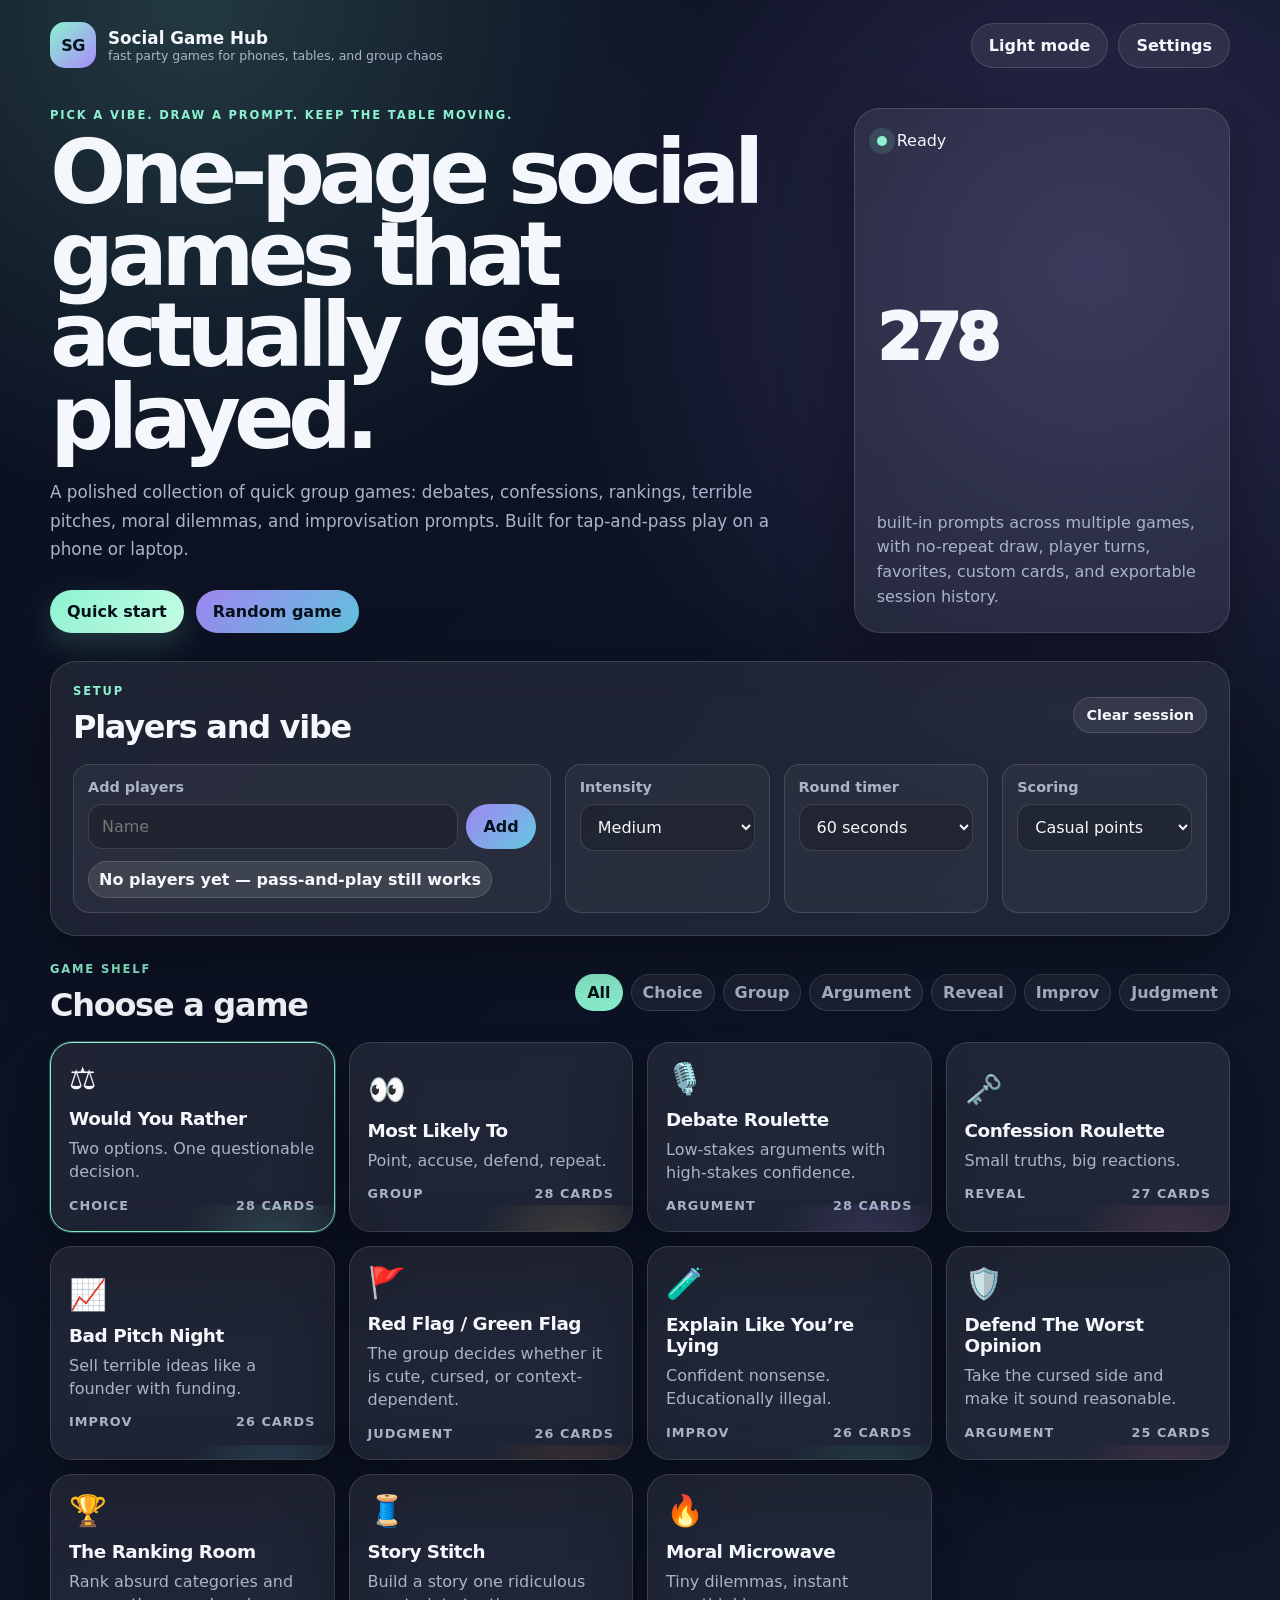
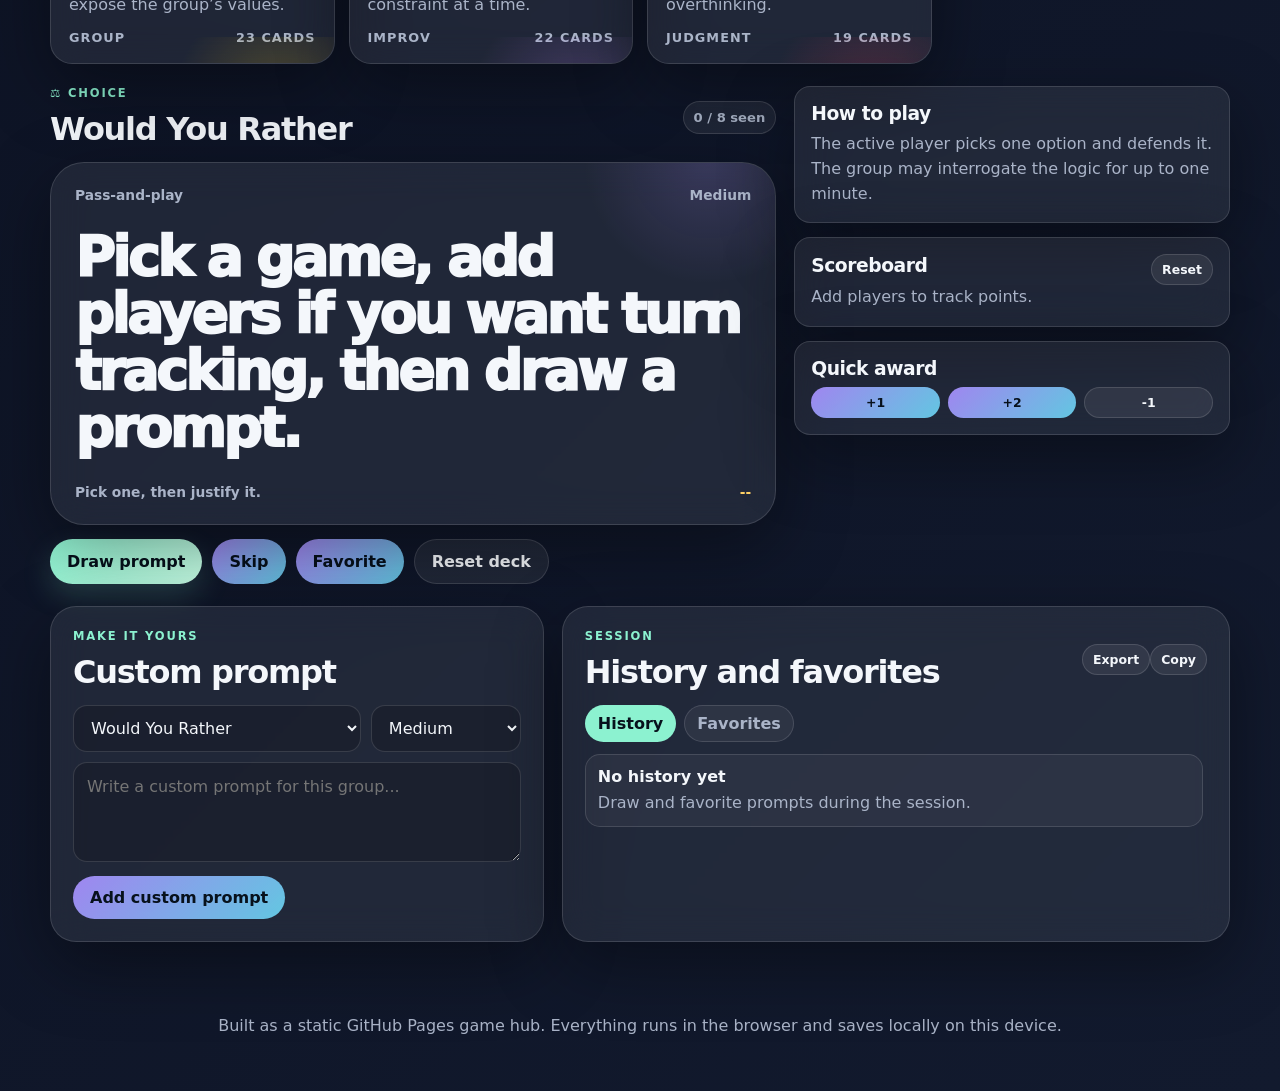
<file: social-game-hub/index.html>
<!doctype html>
<html lang="en">
<head>
  <meta charset="utf-8" />
  <meta name="viewport" content="width=device-width, initial-scale=1" />
  <title>Social Game Hub</title>
  <link rel="stylesheet" href="styles.css" />
</head>
<body>
  <div class="app-shell">
    <header class="hero" id="top">
      <nav class="topbar" aria-label="Main navigation">
        <a class="brand" href="#top" aria-label="Social Game Hub home">
          <span class="brand-mark">SG</span>
          <span>
            <strong>Social Game Hub</strong>
            <small>fast party games for phones, tables, and group chaos</small>
          </span>
        </a>
        <div class="nav-actions">
          <button class="ghost-btn" id="themeBtn" type="button">Dark mode</button>
          <button class="ghost-btn" id="openSettingsBtn" type="button">Settings</button>
        </div>
      </nav>

      <section class="hero-grid">
        <div>
          <p class="eyebrow">Pick a vibe. Draw a prompt. Keep the table moving.</p>
          <h1>One-page social games that actually get played.</h1>
          <p class="hero-copy">A polished collection of quick group games: debates, confessions, rankings, terrible pitches, moral dilemmas, and improvisation prompts. Built for tap-and-pass play on a phone or laptop.</p>
          <div class="hero-actions">
            <button class="primary-btn" id="quickStartBtn" type="button">Quick start</button>
            <button class="secondary-btn" id="randomGameBtn" type="button">Random game</button>
          </div>
        </div>
        <aside class="status-card" aria-label="Session status">
          <div class="status-topline">
            <span class="pulse-dot"></span>
            <span id="sessionVibe">Ready</span>
          </div>
          <div class="status-number" id="totalPromptsCount">0</div>
          <p>built-in prompts across multiple games, with no-repeat draw, player turns, favorites, custom cards, and exportable session history.</p>
        </aside>
      </section>
    </header>

    <main>
      <section class="panel setup-panel" aria-labelledby="setupTitle">
        <div class="panel-header">
          <div>
            <p class="eyebrow">Setup</p>
            <h2 id="setupTitle">Players and vibe</h2>
          </div>
          <button class="ghost-btn small" id="clearSessionBtn" type="button">Clear session</button>
        </div>

        <div class="setup-grid">
          <div class="player-box">
            <label for="playerInput">Add players</label>
            <div class="inline-form">
              <input id="playerInput" type="text" placeholder="Name" autocomplete="off" />
              <button class="secondary-btn" id="addPlayerBtn" type="button">Add</button>
            </div>
            <div class="chip-row" id="playerChips" aria-live="polite"></div>
          </div>

          <div class="control-box">
            <label for="intensitySelect">Intensity</label>
            <select id="intensitySelect">
              <option value="all">All prompts</option>
              <option value="warm">Warm</option>
              <option value="medium" selected>Medium</option>
              <option value="spicy">Spicy</option>
              <option value="chaos">Chaos</option>
            </select>
          </div>

          <div class="control-box">
            <label for="timerSelect">Round timer</label>
            <select id="timerSelect">
              <option value="0">No timer</option>
              <option value="30">30 seconds</option>
              <option value="60" selected>60 seconds</option>
              <option value="90">90 seconds</option>
              <option value="120">2 minutes</option>
            </select>
          </div>

          <div class="control-box">
            <label for="scoringSelect">Scoring</label>
            <select id="scoringSelect">
              <option value="casual" selected>Casual points</option>
              <option value="jury">Group jury</option>
              <option value="survival">Survival mode</option>
            </select>
          </div>
        </div>
      </section>

      <section class="games-section" aria-labelledby="gamesTitle">
        <div class="section-heading">
          <div>
            <p class="eyebrow">Game shelf</p>
            <h2 id="gamesTitle">Choose a game</h2>
          </div>
          <div class="filter-pills" id="categoryFilters" aria-label="Game category filters"></div>
        </div>
        <div class="game-grid" id="gameGrid"></div>
      </section>

      <section class="play-panel" aria-labelledby="playTitle">
        <div class="play-left">
          <div class="panel-header compact">
            <div>
              <p class="eyebrow" id="activeCategory">Selected game</p>
              <h2 id="playTitle">Would You Rather</h2>
            </div>
            <span class="badge" id="promptCounter">0 / 0 seen</span>
          </div>

          <article class="prompt-card" id="promptCard">
            <div class="prompt-meta">
              <span id="turnPlayer">No player selected</span>
              <span id="promptIntensity">Medium</span>
            </div>
            <p id="promptText">Pick a game, add players if you want turn tracking, then draw a prompt.</p>
            <div class="prompt-footer">
              <span id="promptInstruction">Tap Draw to begin.</span>
              <span id="timerDisplay">--</span>
            </div>
          </article>

          <div class="play-actions">
            <button class="primary-btn" id="drawBtn" type="button">Draw prompt</button>
            <button class="secondary-btn" id="skipBtn" type="button">Skip</button>
            <button class="secondary-btn" id="favoriteBtn" type="button">Favorite</button>
            <button class="ghost-btn" id="resetDeckBtn" type="button">Reset deck</button>
          </div>
        </div>

        <aside class="play-right">
          <div class="mini-panel">
            <h3>How to play</h3>
            <p id="gameRules">Choose between two options. The active player answers first, then the group argues about whether they made the correct call.</p>
          </div>
          <div class="mini-panel score-panel">
            <div class="mini-header">
              <h3>Scoreboard</h3>
              <button class="ghost-btn tiny" id="resetScoresBtn" type="button">Reset</button>
            </div>
            <div id="scoreboard"></div>
          </div>
          <div class="mini-panel">
            <div class="mini-header">
              <h3>Quick award</h3>
            </div>
            <div class="award-grid">
              <button data-award="1" class="secondary-btn tiny award-btn" type="button">+1</button>
              <button data-award="2" class="secondary-btn tiny award-btn" type="button">+2</button>
              <button data-award="-1" class="ghost-btn tiny award-btn" type="button">-1</button>
            </div>
          </div>
        </aside>
      </section>

      <section class="tools-grid">
        <div class="panel custom-panel">
          <div class="panel-header compact">
            <div>
              <p class="eyebrow">Make it yours</p>
              <h2>Custom prompt</h2>
            </div>
          </div>
          <div class="custom-grid">
            <select id="customGameSelect" aria-label="Custom prompt game"></select>
            <select id="customIntensitySelect" aria-label="Custom prompt intensity">
              <option value="warm">Warm</option>
              <option value="medium" selected>Medium</option>
              <option value="spicy">Spicy</option>
              <option value="chaos">Chaos</option>
            </select>
          </div>
          <textarea id="customPromptText" placeholder="Write a custom prompt for this group..."></textarea>
          <button class="secondary-btn" id="addCustomPromptBtn" type="button">Add custom prompt</button>
        </div>

        <div class="panel history-panel">
          <div class="panel-header compact">
            <div>
              <p class="eyebrow">Session</p>
              <h2>History and favorites</h2>
            </div>
            <div class="mini-actions">
              <button class="ghost-btn tiny" id="exportBtn" type="button">Export</button>
              <button class="ghost-btn tiny" id="copySummaryBtn" type="button">Copy</button>
            </div>
          </div>
          <div class="tabs" role="tablist" aria-label="History tabs">
            <button class="tab active" data-tab="history" type="button">History</button>
            <button class="tab" data-tab="favorites" type="button">Favorites</button>
          </div>
          <div class="list-box" id="sessionList"></div>
        </div>
      </section>
    </main>

    <footer>
      <p>Built as a static GitHub Pages game hub. Everything runs in the browser and saves locally on this device.</p>
    </footer>
  </div>

  <dialog id="settingsDialog">
    <form method="dialog" class="dialog-card">
      <div class="panel-header compact">
        <div>
          <p class="eyebrow">Settings</p>
          <h2>Gameplay options</h2>
        </div>
        <button class="ghost-btn small" value="cancel" type="submit">Close</button>
      </div>
      <label class="toggle-line">
        <input type="checkbox" id="avoidRepeatToggle" checked />
        <span>Avoid repeated prompts until deck reset</span>
      </label>
      <label class="toggle-line">
        <input type="checkbox" id="autoAdvanceToggle" checked />
        <span>Advance player after each draw</span>
      </label>
      <label class="toggle-line">
        <input type="checkbox" id="soundToggle" />
        <span>Use subtle sound effects</span>
      </label>
      <div class="danger-zone">
        <button class="ghost-btn" id="wipeStorageBtn" type="button">Wipe local data</button>
      </div>
    </form>
  </dialog>

  <div class="toast" id="toast" role="status" aria-live="polite"></div>
  <script src="app.js"></script>
</body>
</html>
</file>
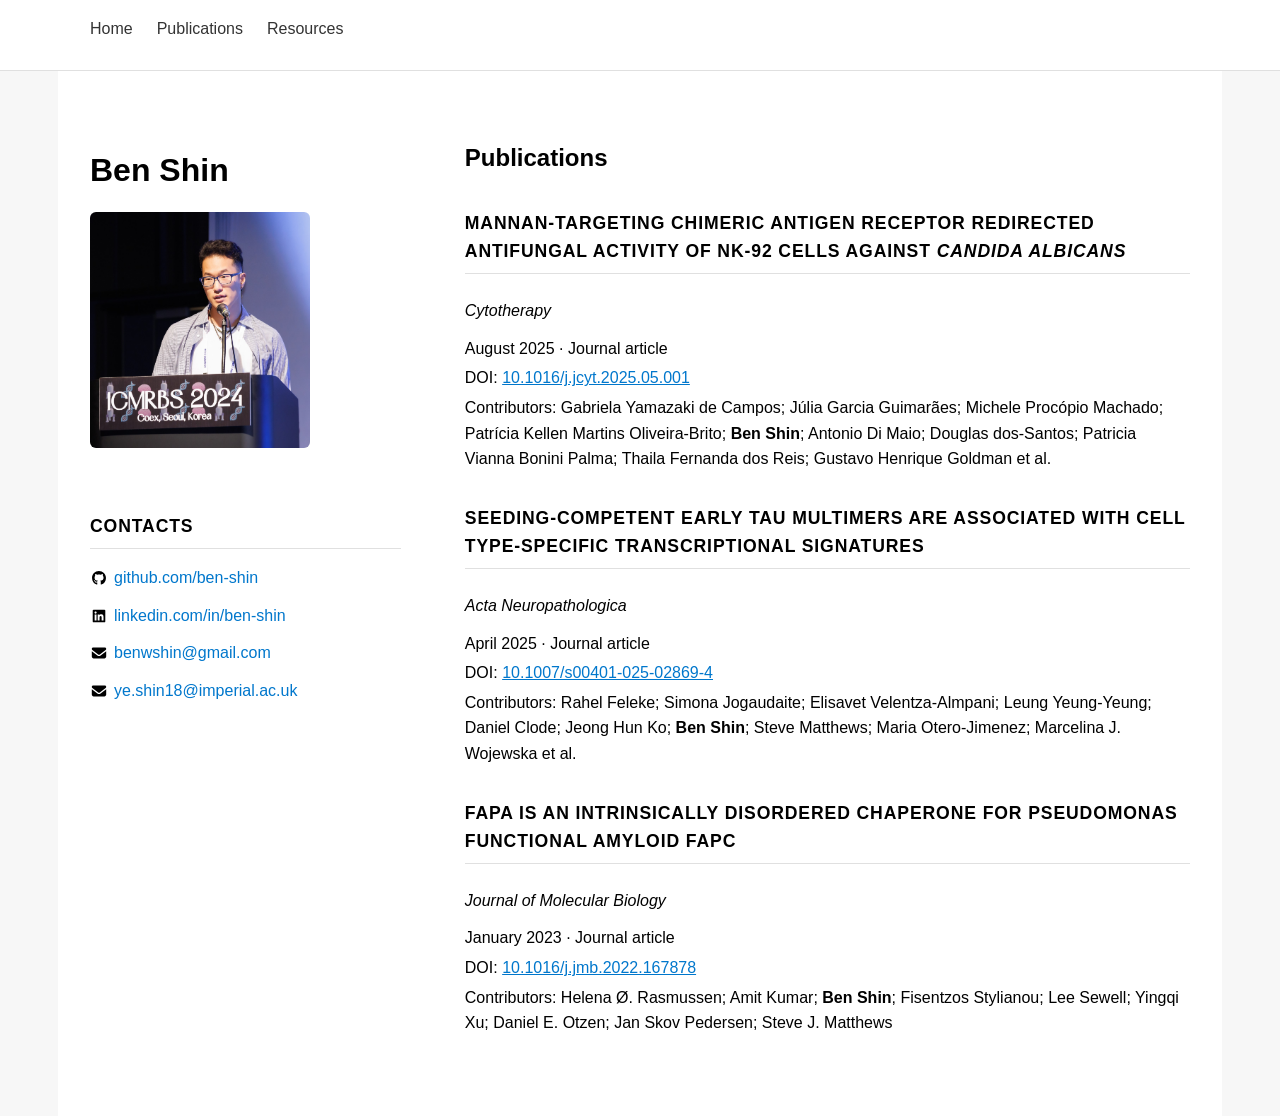
<file: pubs.html>
<!DOCTYPE html>
<html lang="en">
<head>
  <meta charset="UTF-8">
  <title>Publications</title>

  <style>
    body {
      margin: 0;
      font-family: Tahoma, Geneva, Verdana, sans-serif;
      background-color: #f7f7f7;
      color: #000;
      line-height: 1.6;
    }

    nav {
      background-color: #ffffff;
      border-bottom: 1px solid #e0e0e0;
    }

    nav ul {
      list-style: none;
      margin: 0 auto;
      padding: 1rem 2rem;
      max-width: 1100px;
      display: flex;
      gap: 1.5rem;
    }

    nav a {
      text-decoration: none;
      color: #333;
      font-weight: 500;
    }

    nav a:hover {
      color: #0077cc;
    }

    .container {
      max-width: 1100px;
      margin: 0 auto;
      padding: 3rem 2rem;
      display: flex;
      gap: 4rem;
      background-color: #ffffff;
    }

    .left-column {
      width: 30%;
    }

    .right-column {
      width: 70%;
    }

    .profile-pic {
      width: 100%;
      max-width: 220px;
      border-radius: 6px;
      margin-bottom: 1.5rem;
    }

    .socials ul {
      list-style: none;
      padding: 0;
      margin: 0;
    }

    .socials li {
      margin-bottom: 0.75rem;
      display: flex;
      align-items: center;
    }

    .socials a {
      text-decoration: none;
      color: #0077cc;
      font-family: Tahoma, Geneva, Verdana, sans-serif;
    }

    .socials a:hover {
      text-decoration: underline;
    }

    .socials img {
      width: 18px;
      height: 18px;
      margin-right: 6px;
    }

    h1 {
      font-size: 2rem;
      margin-bottom: 1rem;
    }

    h2 {
      font-size: 1.5rem;
      margin-bottom: 1rem;
    }

    h3 {
      font-size: 1.1rem;
      margin-top: 2rem;
      margin-bottom: 0.5rem;
      text-transform: uppercase;
      letter-spacing: 0.05em;
      color: #000;
      position: relative;
      padding-bottom: 0.5rem;
    }

    h3::after {
      content: "";
      display: block;
      height: 1px;
      background-color: #e0e0e0;
      margin-top: 0.5rem;
      width: 100%;
    }

    article {
      margin-bottom: 2rem;
    }

    .journal {
      font-style: italic;
      color: #000;
    }

    .meta {
      margin: 0.25rem 0;
      color: #000;
    }

    p, li {
      margin-bottom: 0.75rem;
      color: #000;
      font-family: Tahoma, Geneva, Verdana, sans-serif;
    }

    a {
      color: #0077cc;
    }

    a:hover {
      text-decoration: underline;
    }
  </style>
</head>

<body>

  <nav>
    <ul>
      <li><a href="index.html">Home</a></li>
      <li><a href="pubs.html">Publications</a></li>
      <li><a href="res.html">Resources</a></li>
    </ul>
  </nav>

  <main class="container">

    <!-- Left Column -->
    <section class="left-column">
      <h1>Ben Shin</h1>

      <img src="me.jpg" alt="Photo of Ben Shin" class="profile-pic">

      <div class="socials">
        <h3>Contacts</h3>
        <ul>
          <li>
            <img src="icons/github.svg" alt="GitHub">
            <a href="https://github.com/ben-shin">github.com/ben-shin</a>
          </li>
          <li>
            <img src="icons/linkedin.svg" alt="LinkedIn">
            <a href="https://linkedin.com/in/ben-shin">linkedin.com/in/ben-shin</a>
          </li>
          <li>
            <img src="icons/email.svg" alt="Email">
            <a href="mailto:benwshin@gmail.com">benwshin@gmail.com</a>
          </li>
          <li>
            <img src="icons/email.svg" alt="Email">
            <a href="mailto:ye.shin18@imperial.ac.uk">ye.shin18@imperial.ac.uk</a>
          </li>
        </ul>
      </div>
    </section>

    <!-- Right Column -->
    <section class="right-column">
      <h2>Publications</h2>

      <article>
        <h3>Mannan-targeting chimeric antigen receptor redirected antifungal activity of NK-92 cells against <em>Candida albicans</em></h3>
        <p class="journal">Cytotherapy</p>
        <p class="meta">August 2025 · Journal article</p>
        <p class="meta">DOI: <a href="https://doi.org/10.1016/j.jcyt.2025.05.001">10.1016/j.jcyt.2025.05.001</a></p>
        <p class="meta">
          Contributors: Gabriela Yamazaki de Campos; Júlia Garcia Guimarães; Michele Procópio Machado; Patrícia Kellen Martins Oliveira-Brito; <strong>Ben Shin</strong>; Antonio Di Maio; Douglas dos-Santos; Patricia Vianna Bonini Palma; Thaila Fernanda dos Reis; Gustavo Henrique Goldman et al.
        </p>
      </article>

      <article>
        <h3>Seeding-competent early tau multimers are associated with cell type-specific transcriptional signatures</h3>
        <p class="journal">Acta Neuropathologica</p>
        <p class="meta">April 2025 · Journal article</p>
        <p class="meta">DOI: <a href="https://doi.org/10.1007/s00401-025-02869-4">10.1007/s00401-025-02869-4</a></p>
        <p class="meta">
          Contributors: Rahel Feleke; Simona Jogaudaite; Elisavet Velentza-Almpani; Leung Yeung-Yeung; Daniel Clode; Jeong Hun Ko; <strong>Ben Shin</strong>; Steve Matthews; Maria Otero-Jimenez; Marcelina J. Wojewska et al.
        </p>
      </article>

      <article>
        <h3>FapA is an Intrinsically Disordered Chaperone for Pseudomonas Functional Amyloid FapC</h3>
        <p class="journal">Journal of Molecular Biology</p>
        <p class="meta">January 2023 · Journal article</p>
        <p class="meta">DOI: <a href="https://doi.org/10.1016/j.jmb.2022.167878">10.1016/j.jmb.2022.167878</a></p>
        <p class="meta">
          Contributors: Helena Ø. Rasmussen; Amit Kumar; <strong>Ben Shin</strong>; Fisentzos Stylianou; Lee Sewell; Yingqi Xu; Daniel E. Otzen; Jan Skov Pedersen; Steve J. Matthews
        </p>
      </article>

    </section>

  </main>

</body>
</html>
</file>
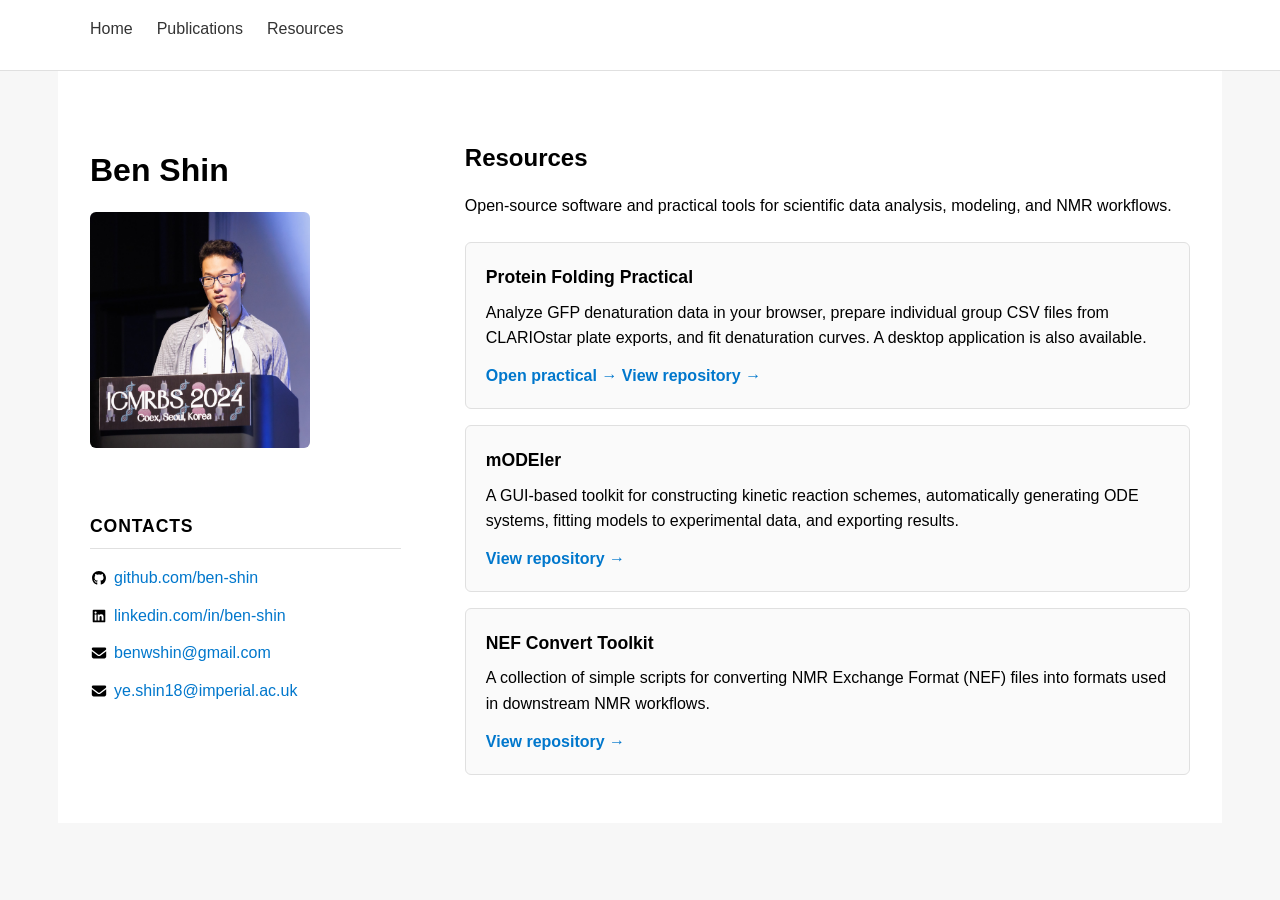
<file: res.html>
<!DOCTYPE html>
<html lang="en-US">
<head>
  <meta charset="UTF-8">
  <title>Resources</title>

  <style>
    body {
      margin: 0;
      font-family: Tahoma, Geneva, Verdana, sans-serif;
      background-color: #f7f7f7;
      color: #000;
      line-height: 1.6;
    }

    nav {
      background-color: #ffffff;
      border-bottom: 1px solid #e0e0e0;
    }

    nav ul {
      list-style: none;
      margin: 0 auto;
      padding: 1rem 2rem;
      max-width: 1100px;
      display: flex;
      gap: 1.5rem;
    }

    nav a {
      text-decoration: none;
      color: #333;
      font-weight: 500;
    }

    nav a:hover {
      color: #0077cc;
    }

    .container {
      max-width: 1100px;
      margin: 0 auto;
      padding: 3rem 2rem;
      display: flex;
      gap: 4rem;
      background-color: #ffffff;
    }

    .left-column {
      width: 30%;
    }

    .right-column {
      width: 70%;
    }

    .profile-pic {
      width: 100%;
      max-width: 220px;
      border-radius: 6px;
      margin-bottom: 1.5rem;
    }

    .socials ul {
      list-style: none;
      padding: 0;
      margin: 0;
    }

    .socials li {
      margin-bottom: 0.75rem;
      display: flex;
      align-items: center;
    }

    .socials a {
      text-decoration: none;
      color: #0077cc;
      font-family: Tahoma, Geneva, Verdana, sans-serif;
    }

    .socials a:hover {
      text-decoration: underline;
    }

    .socials img {
      width: 18px;
      height: 18px;
      margin-right: 6px;
    }

    h1 {
      font-size: 2rem;
      margin-bottom: 1rem;
    }

    h2 {
      font-size: 1.5rem;
      margin-bottom: 1rem;
    }

    h3 {
      font-size: 1.1rem;
      margin-top: 2rem;
      margin-bottom: 0.5rem;
      text-transform: uppercase;
      letter-spacing: 0.05em;
      color: #000;
      position: relative;
      padding-bottom: 0.5rem;
    }

    h3::after {
      content: "";
      display: block;
      height: 1px;
      background-color: #e0e0e0;
      margin-top: 0.5rem;
      width: 100%;
    }

    p, li {
      color: #000;
      margin-bottom: 0.75rem;
      font-family: Tahoma, Geneva, Verdana, sans-serif;
    }

    .resources-intro {
      margin-bottom: 1.5rem;
    }

    .resource-list {
      display: grid;
      gap: 1rem;
    }

    .resource-card {
      padding: 1.25rem;
      border: 1px solid #e0e0e0;
      border-radius: 6px;
      background-color: #fafafa;
    }

    .resource-card h3 {
      margin: 0 0 0.5rem;
      padding: 0;
      text-transform: none;
      letter-spacing: normal;
    }

    .resource-card h3::after {
      display: none;
    }

    .resource-card p {
      margin: 0 0 0.75rem;
    }

    .resource-link {
      color: #0077cc;
      font-weight: 600;
      text-decoration: none;
    }

    .resource-link:hover {
      text-decoration: underline;
    }
  </style>
</head>

<body>

  <nav>
    <ul>
      <li><a href="index.html">Home</a></li>
      <li><a href="pubs.html">Publications</a></li>
      <li><a href="res.html">Resources</a></li>
    </ul>
  </nav>

  <main class="container">

    <!-- Left Column -->
    <section class="left-column">
      <h1>Ben Shin</h1>

      <img src="me.jpg" alt="Photo of Ben Shin" class="profile-pic">

      <div class="socials">
        <h3>Contacts</h3>
        <ul>
          <li>
            <img src="icons/github.svg" alt="GitHub">
            <a href="https://github.com/ben-shin">github.com/ben-shin</a>
          </li>
          <li>
            <img src="icons/linkedin.svg" alt="LinkedIn">
            <a href="https://linkedin.com/in/ben-shin">linkedin.com/in/ben-shin</a>
          </li>
          <li>
            <img src="icons/email.svg" alt="Email">
            <a href="mailto:benwshin@gmail.com">benwshin@gmail.com</a>
          </li>
          <li>
            <img src="icons/email.svg" alt="Email">
            <a href="mailto:ye.shin18@imperial.ac.uk">ye.shin18@imperial.ac.uk</a>
          </li>
        </ul>
      </div>
    </section>

    <!-- Right Column -->
    <section class="right-column">
      <h2>Resources</h2>
      <p class="resources-intro">Open-source software and practical tools for scientific data analysis, modeling, and NMR workflows.</p>

      <div class="resource-list">
        <article class="resource-card">
          <h3>Protein Folding Practical</h3>
          <p>Analyze GFP denaturation data in your browser, prepare individual group CSV files from CLARIOstar plate exports, and fit denaturation curves. A desktop application is also available.</p>
          <a class="resource-link" href="https://ben-shin.github.io/Protein-Folding-Practical/">Open practical &rarr;</a>
          <a class="resource-link" href="https://github.com/ben-shin/Protein-Folding-Practical" target="_blank" rel="noopener noreferrer">View repository &rarr;</a>
        </article>

        <article class="resource-card">
          <h3>mODEler</h3>
          <p>A GUI-based toolkit for constructing kinetic reaction schemes, automatically generating ODE systems, fitting models to experimental data, and exporting results.</p>
          <a class="resource-link" href="https://github.com/ben-shin/mODEler" target="_blank" rel="noopener noreferrer">View repository &rarr;</a>
        </article>

        <article class="resource-card">
          <h3>NEF Convert Toolkit</h3>
          <p>A collection of simple scripts for converting NMR Exchange Format (NEF) files into formats used in downstream NMR workflows.</p>
          <a class="resource-link" href="https://github.com/ben-shin/NEF_convert_toolkit" target="_blank" rel="noopener noreferrer">View repository &rarr;</a>
        </article>
      </div>
    </section>

  </main>

</body>
</html>
</file>
<file: amyloid-playground/styles.css>
:root {
  --bg: #0b0f16;
  --panel: rgba(23, 28, 38, 0.86);
  --panel-2: rgba(31, 39, 54, 0.88);
  --ink: #f4efe7;
  --muted: #aeb7c7;
  --soft: #8290a7;
  --line: rgba(255,255,255,0.12);
  --accent: #d7b56d;
  --accent-2: #76c7c0;
  --rose: #e98c77;
  --blue: #8fa7ff;
  --green: #a5d68f;
  --purple: #c89cff;
  --black: #06080d;
  --shadow: 0 28px 90px rgba(0,0,0,0.38);
  --radius: 24px;
}

* { box-sizing: border-box; }
html { scroll-behavior: smooth; }
body {
  margin: 0;
  min-height: 100vh;
  background:
    radial-gradient(circle at 12% 10%, rgba(118, 199, 192, 0.16), transparent 32rem),
    radial-gradient(circle at 84% 8%, rgba(215, 181, 109, 0.12), transparent 32rem),
    radial-gradient(circle at 50% 100%, rgba(143, 167, 255, 0.10), transparent 38rem),
    linear-gradient(145deg, #070a0f 0%, var(--bg) 50%, #101521 100%);
  color: var(--ink);
  font-family: Inter, ui-sans-serif, system-ui, -apple-system, BlinkMacSystemFont, "Segoe UI", sans-serif;
  line-height: 1.5;
}

a { color: inherit; }
button, a { -webkit-tap-highlight-color: transparent; }

.shell {
  width: min(1240px, calc(100% - 32px));
  margin: 0 auto;
  padding: 24px 0 64px;
}

.topbar {
  display: flex;
  justify-content: space-between;
  align-items: center;
  gap: 18px;
  margin-bottom: 30px;
}

.brand {
  display: inline-flex;
  align-items: center;
  gap: 12px;
  font-weight: 850;
  letter-spacing: -0.035em;
  text-decoration: none;
}

.brand-mark {
  width: 38px;
  height: 38px;
  border-radius: 50%;
  background: conic-gradient(from 160deg, var(--accent), var(--accent-2), var(--blue), var(--accent));
  box-shadow: 0 0 44px rgba(118, 199, 192, 0.28);
}

.brand-block { display: flex; flex-direction: column; line-height: 1.04; }
.byline { margin-top: 0.2rem; font-size: 0.68rem; font-weight: 650; opacity: 0.58; letter-spacing: 0.045em; text-transform: uppercase; }

.nav { display: flex; flex-wrap: wrap; justify-content: flex-end; gap: 10px; }
.nav a, button, .pill {
  border: 1px solid var(--line);
  background: rgba(255,255,255,0.055);
  color: var(--ink);
  border-radius: 999px;
  padding: 10px 14px;
  text-decoration: none;
  font: inherit;
}

button { cursor: pointer; transition: transform 150ms ease, border-color 150ms ease, background 150ms ease; }
button:hover { transform: translateY(-1px); border-color: rgba(255,255,255,0.28); background: rgba(255,255,255,0.085); }
button:active { transform: translateY(0); }

.primary {
  background: linear-gradient(135deg, var(--accent), #edcf88);
  color: #17130a;
  border: 0;
  font-weight: 850;
}
.secondary { color: var(--ink); }

.hero { display: grid; grid-template-columns: minmax(0, 1.1fr) minmax(320px, 0.9fr); gap: 24px; align-items: stretch; }
.panel, .hero-card {
  border: 1px solid var(--line);
  background: linear-gradient(180deg, rgba(255,255,255,0.066), rgba(255,255,255,0.033));
  backdrop-filter: blur(12px);
  border-radius: var(--radius);
  box-shadow: var(--shadow);
}
.hero-card { padding: clamp(24px, 4.5vw, 52px); position: relative; overflow: hidden; }
.hero-card::after {
  content: "";
  position: absolute;
  inset: auto -12% -36% 30%;
  height: 310px;
  background: radial-gradient(circle, rgba(215,181,109,0.18), transparent 64%);
  pointer-events: none;
}
.eyebrow { color: var(--accent); font-size: 0.76rem; font-weight: 850; letter-spacing: 0.15em; text-transform: uppercase; margin: 0 0 12px; }
h1 { margin: 0; max-width: 850px; font-size: clamp(2.35rem, 6vw, 5.2rem); line-height: 0.93; letter-spacing: -0.075em; }
h2, h3 { letter-spacing: -0.035em; }
h2 { margin: 0; font-size: clamp(1.35rem, 2vw, 1.85rem); }
h3 { margin: 0; }
p { color: var(--muted); margin: 0; }
.subtitle { max-width: 740px; margin-top: 22px; font-size: clamp(1rem, 2vw, 1.18rem); }
.hero-actions { display: flex; flex-wrap: wrap; gap: 12px; margin-top: 28px; position: relative; z-index: 1; }
.hero-actions a { text-decoration: none; }

.mini-model { padding: 22px; display: grid; gap: 14px; }
.state-row { display: grid; grid-template-columns: 62px 1fr; gap: 12px; align-items: center; padding: 13px; border-radius: 18px; background: rgba(255,255,255,0.045); border: 1px solid rgba(255,255,255,0.08); }
.state-token { display: block; width: 54px; height: 54px; border-radius: 18px; position: relative; background: rgba(0,0,0,0.20); overflow: hidden; }
.state-token::before, .state-token::after { content: ""; position: absolute; }
.state-token.monomer::before { width: 12px; height: 12px; border-radius: 50%; background: var(--accent-2); left: 14px; top: 15px; box-shadow: 18px 12px 0 var(--accent-2), 8px 26px 0 var(--accent-2); }
.state-token.oligomer::before { width: 15px; height: 15px; border-radius: 50%; background: var(--rose); left: 12px; top: 13px; box-shadow: 15px 3px 0 var(--rose), 8px 20px 0 var(--rose), 25px 20px 0 var(--rose); }
.state-token.protofibril::before { left: 10px; right: 10px; top: 20px; height: 8px; border-radius: 99px; transform: rotate(14deg); background: repeating-linear-gradient(90deg, var(--blue), var(--blue) 6px, #a9b8ff 6px, #a9b8ff 12px); }
.state-token.protofibril::after { left: 16px; right: 14px; top: 31px; height: 7px; border-radius: 99px; transform: rotate(14deg); background: repeating-linear-gradient(90deg, var(--blue), var(--blue) 6px, #a9b8ff 6px, #a9b8ff 12px); opacity: 0.7; }
.state-token.fibril::before { left: 9px; right: 9px; top: 24px; height: 10px; border-radius: 99px; transform: rotate(-11deg); background: repeating-linear-gradient(90deg, var(--accent), var(--accent) 7px, #efd48f 7px, #efd48f 14px); }
.state-row strong { display: block; margin-bottom: 3px; }
.state-row p { font-size: 0.92rem; }

.preset-strip { margin-top: 24px; padding: 20px; display: grid; grid-template-columns: minmax(240px, 0.52fr) 1fr; gap: 16px; align-items: center; }
.preset-buttons { display: flex; flex-wrap: wrap; gap: 10px; justify-content: flex-end; }

.playground { display: grid; grid-template-columns: minmax(285px, 365px) minmax(0, 1fr); gap: 24px; align-items: start; margin-top: 24px; }
.controls { position: sticky; top: 16px; padding: 22px; display: grid; gap: 16px; }
.control-group { padding: 15px; border-radius: 18px; background: rgba(0,0,0,0.16); border: 1px solid rgba(255,255,255,0.085); }
.control-top { display: flex; justify-content: space-between; align-items: baseline; gap: 12px; margin-bottom: 9px; }
label { color: var(--ink); font-weight: 800; letter-spacing: -0.02em; }
.readout { color: var(--accent); font-weight: 850; white-space: nowrap; }
input[type="range"] { width: 100%; accent-color: var(--accent); }
.hint { display: block; margin-top: 8px; color: var(--soft); font-size: 0.86rem; }
.switches { display: grid; gap: 10px; }
.switch { display: flex; justify-content: space-between; align-items: center; gap: 12px; padding: 13px 14px; border-radius: 16px; background: rgba(255,255,255,0.045); border: 1px solid rgba(255,255,255,0.08); cursor: pointer; user-select: none; }
.switch input { display: none; }
.toggle { width: 48px; height: 28px; border-radius: 999px; border: 1px solid var(--line); background: rgba(0,0,0,0.26); padding: 3px; flex: 0 0 auto; transition: background 150ms ease; }
.toggle::before { content: ""; display: block; width: 20px; height: 20px; border-radius: 50%; background: var(--muted); transition: transform 150ms ease, background 150ms ease; }
.switch input:checked + .toggle { background: rgba(118,199,192,0.22); }
.switch input:checked + .toggle::before { transform: translateX(19px); background: var(--accent-2); }
.buttons { display: grid; grid-template-columns: 1fr 1fr; gap: 10px; }
.main-stage { display: grid; gap: 24px; }
.visual-grid { display: grid; grid-template-columns: minmax(0, 1.05fr) minmax(300px, 0.95fr); gap: 24px; }
.panel { padding: 22px; }
.panel-head { display: flex; justify-content: space-between; gap: 16px; align-items: flex-start; margin-bottom: 16px; }
.status { color: #17130a; background: var(--accent); border-radius: 999px; padding: 7px 10px; font-size: 0.76rem; font-weight: 900; text-transform: uppercase; letter-spacing: 0.08em; white-space: nowrap; }
canvas { display: block; width: 100%; border-radius: 18px; background: radial-gradient(circle at 35% 20%, rgba(118,199,192,0.09), transparent 18rem), linear-gradient(180deg, rgba(0,0,0,0.18), rgba(0,0,0,0.07)); border: 1px solid rgba(255,255,255,0.09); }
#particleCanvas { height: 420px; }
#curveCanvas { height: 330px; }
.canvas-wrap { display: grid; grid-template-rows: auto 1fr; }
.dashboard-card { display: grid; gap: 16px; align-content: start; }
.stats { display: grid; grid-template-columns: repeat(2, minmax(0, 1fr)); gap: 12px; }
.stat { padding: 14px; border-radius: 18px; background: rgba(255,255,255,0.045); border: 1px solid rgba(255,255,255,0.08); }
.stat .num { display: block; color: var(--ink); font-size: 1.38rem; line-height: 1.1; font-weight: 900; letter-spacing: -0.04em; }
.stat .cap { display: block; color: var(--soft); font-size: 0.82rem; margin-top: 5px; }
.species-bars { display: grid; gap: 10px; padding-top: 4px; }
.bar-row { display: grid; grid-template-columns: 80px 1fr 44px; align-items: center; gap: 10px; font-size: 0.9rem; color: var(--muted); }
.bar { height: 12px; border-radius: 999px; background: rgba(255,255,255,0.08); overflow: hidden; }
.bar span { display: block; height: 100%; width: 0%; border-radius: 999px; transition: width 250ms ease; }
#barM { background: var(--accent-2); }
#barO { background: var(--rose); }
#barP { background: var(--blue); }
#barF { background: var(--accent); }
#barX { background: var(--purple); }
.bar-row strong { color: var(--ink); text-align: right; }

.species-legend { display: flex; flex-wrap: wrap; gap: 10px 14px; margin-top: 12px; color: var(--muted); font-size: 0.9rem; }
.species-legend span { display: inline-flex; align-items: center; gap: 7px; }
.species-legend i { width: 12px; height: 12px; border-radius: 50%; display: inline-block; box-shadow: 0 0 12px currentColor; }
.s-monomer { background: var(--accent-2); color: var(--accent-2); }
.s-oligomer { background: var(--rose); color: var(--rose); }
.s-protofibril { background: var(--blue); color: var(--blue); }
.s-fibril { background: var(--accent); color: var(--accent); }
.s-offpath { background: var(--purple); color: var(--purple); }

.legend { display: flex; flex-wrap: wrap; gap: 12px 18px; margin-top: 14px; color: var(--muted); font-size: 0.92rem; }
.legend span { display: inline-flex; align-items: center; gap: 7px; }
.legend i { width: 18px; height: 4px; border-radius: 99px; display: inline-block; }
.l-tht { background: var(--accent); }
.l-fcs { background: var(--rose); }
.l-nmr { background: var(--accent-2); }
.l-em { background: var(--blue); }

#readouts, #mechanism, #export { margin-top: 24px; }
.readout-grid { display: grid; grid-template-columns: repeat(4, minmax(0, 1fr)); gap: 14px; }
.readout-card, .equation-card, .critic-card, .experiment-card { padding: 17px; border-radius: 19px; background: rgba(255,255,255,0.045); border: 1px solid rgba(255,255,255,0.085); }
.readout-kicker { display: inline-flex; color: #17130a; background: var(--accent); border-radius: 999px; padding: 5px 8px; font-size: 0.72rem; font-weight: 900; letter-spacing: 0.08em; text-transform: uppercase; margin-bottom: 12px; }
.readout-card h3 { margin-bottom: 7px; font-size: 1.02rem; }
.readout-card p { font-size: 0.94rem; }
.mechanism-layout { display: grid; grid-template-columns: 1.1fr 0.95fr 0.95fr; gap: 14px; margin-top: 16px; }
pre { margin: 12px 0; white-space: pre-wrap; font: 0.96rem/1.55 ui-monospace, SFMono-Regular, Menlo, Consolas, monospace; color: var(--ink); padding: 14px; border-radius: 15px; background: rgba(0,0,0,0.24); border: 1px solid rgba(255,255,255,0.08); }
.note { border-color: rgba(215,181,109,0.25); background: linear-gradient(180deg, rgba(215,181,109,0.075), rgba(255,255,255,0.033)); }
.formula { margin-top: 14px; font-family: ui-monospace, SFMono-Regular, Menlo, Consolas, monospace; color: var(--ink); font-size: 0.92rem; overflow-x: auto; padding: 14px; border-radius: 15px; background: rgba(0,0,0,0.24); border: 1px solid rgba(255,255,255,0.08); }
.export-box { display: flex; align-items: center; flex-wrap: wrap; gap: 12px; margin-top: 16px; }
#copyStatus { color: var(--green); font-weight: 750; }

@media (max-width: 1040px) {
  .hero, .playground, .visual-grid, .preset-strip, .mechanism-layout { grid-template-columns: 1fr; }
  .preset-buttons { justify-content: flex-start; }
  .controls { position: static; }
  .readout-grid { grid-template-columns: repeat(2, minmax(0, 1fr)); }
}
@media (max-width: 620px) {
  .shell { width: min(100% - 20px, 1240px); padding-top: 14px; }
  .topbar { align-items: flex-start; flex-direction: column; }
  .nav { justify-content: flex-start; }
  .hero-card, .panel { padding: 18px; }
  .stats, .readout-grid, .buttons { grid-template-columns: 1fr; }
  .panel-head { flex-direction: column; }
  .status { white-space: normal; }
  .bar-row { grid-template-columns: 70px 1fr 42px; }
  #particleCanvas { height: 340px; }
  #curveCanvas { height: 300px; }
}
</file>
<file: baseball-arsenal-builder/styles.css>
:root {
  color-scheme: dark;
  --bg: #071016;
  --panel: rgba(12, 24, 32, 0.82);
  --panel-strong: rgba(18, 34, 44, 0.94);
  --text: #edf6f9;
  --muted: #9bb3bf;
  --line: rgba(255, 255, 255, 0.11);
  --accent: #66e3b4;
  --accent-two: #7bb7ff;
  --danger: #ff6c7a;
  --warn: #ffd166;
  --shadow: 0 28px 80px rgba(0, 0, 0, 0.34);
  --radius-lg: 28px;
  --radius-md: 18px;
  --radius-sm: 12px;
  --font: Inter, ui-sans-serif, system-ui, -apple-system, BlinkMacSystemFont, "Segoe UI", sans-serif;
}

:root.light {
  color-scheme: light;
  --bg: #f3f7f7;
  --panel: rgba(255, 255, 255, 0.86);
  --panel-strong: rgba(255, 255, 255, 0.96);
  --text: #0c1a22;
  --muted: #4d6470;
  --line: rgba(9, 24, 34, 0.12);
  --accent: #048f6a;
  --accent-two: #1a67ba;
  --danger: #b5283b;
  --warn: #a36a00;
  --shadow: 0 26px 70px rgba(23, 48, 61, 0.13);
}

* { box-sizing: border-box; }
html { scroll-behavior: smooth; }
body {
  margin: 0;
  min-height: 100vh;
  font-family: var(--font);
  background:
    radial-gradient(circle at top left, rgba(102, 227, 180, 0.16), transparent 35rem),
    radial-gradient(circle at top right, rgba(123, 183, 255, 0.16), transparent 38rem),
    linear-gradient(135deg, var(--bg), #05090d 75%);
  color: var(--text);
  overflow-x: hidden;
}
:root.light body { background: linear-gradient(135deg, #edf5f4, #f9fbff); }

a { color: inherit; text-decoration: none; }
button, input, select, textarea { font: inherit; }
button { cursor: pointer; }

.ambient {
  position: fixed;
  width: 36rem;
  height: 36rem;
  border-radius: 999px;
  filter: blur(40px);
  opacity: 0.15;
  pointer-events: none;
  z-index: -1;
}
.ambient-one { background: var(--accent); top: 10%; left: -12rem; }
.ambient-two { background: var(--accent-two); bottom: 10%; right: -14rem; }

.app-shell {
  width: min(1480px, calc(100% - 32px));
  margin: 0 auto;
  padding: 20px 0 56px;
}

.hero {
  padding: 16px 0 22px;
}
.topbar, .section-heading, .top-actions, .hero-actions, .zone-actions, .dialog-actions, .wrap-actions {
  display: flex;
  align-items: center;
  gap: 12px;
}
.topbar { justify-content: space-between; margin-bottom: 34px; }
.brand { display: flex; align-items: center; gap: 12px; }
.brand-mark {
  display: grid; place-items: center;
  width: 48px; height: 48px;
  border: 1px solid var(--line);
  border-radius: 16px;
  background: linear-gradient(145deg, rgba(102, 227, 180, 0.22), rgba(123, 183, 255, 0.12));
  font-weight: 900;
  letter-spacing: -0.06em;
}
.brand-copy { display: grid; line-height: 1.1; }
.brand-copy small { color: var(--muted); font-size: 0.78rem; }

.hero-grid {
  display: grid;
  grid-template-columns: minmax(0, 1fr) 410px;
  gap: 24px;
  align-items: stretch;
}
.hero-copy, .scoreboard-card, .panel {
  border: 1px solid var(--line);
  border-radius: var(--radius-lg);
  background: var(--panel);
  box-shadow: var(--shadow);
  backdrop-filter: blur(14px);
}
.hero-copy { padding: clamp(28px, 6vw, 58px); }
.eyebrow {
  margin: 0 0 8px;
  color: var(--accent);
  text-transform: uppercase;
  font-size: 0.74rem;
  letter-spacing: 0.16em;
  font-weight: 800;
}
h1, h2, h3, p { margin-top: 0; }
h1 {
  max-width: 880px;
  margin-bottom: 18px;
  font-size: clamp(2.5rem, 6vw, 5.5rem);
  line-height: 0.95;
  letter-spacing: -0.07em;
}
.hero-text { color: var(--muted); max-width: 820px; font-size: 1.1rem; line-height: 1.7; }

.primary-button, .secondary-button, .ghost-button, .file-button {
  border: 1px solid var(--line);
  border-radius: 999px;
  min-height: 42px;
  padding: 0 16px;
  display: inline-flex;
  align-items: center;
  justify-content: center;
  gap: 8px;
  color: var(--text);
  background: rgba(255, 255, 255, 0.04);
  transition: transform .15s ease, border-color .15s ease, background .15s ease;
  white-space: nowrap;
}
.primary-button {
  color: #04100c;
  background: linear-gradient(135deg, #75f2c3, #8dc8ff);
  border-color: transparent;
  font-weight: 800;
}
.secondary-button { background: rgba(102, 227, 180, 0.1); border-color: rgba(102, 227, 180, 0.28); }
.ghost-button:hover, .secondary-button:hover, .primary-button:hover, .file-button:hover { transform: translateY(-1px); }
.ghost-button.danger { color: var(--danger); }
.full { width: 100%; }

.scoreboard-card { padding: 24px; display: flex; flex-direction: column; justify-content: space-between; }
.scoreboard-head { display: flex; justify-content: space-between; color: var(--muted); margin-bottom: 20px; }
.scoreboard-head strong { color: var(--accent); }
.scoreboard-grid { display: grid; grid-template-columns: repeat(2, 1fr); gap: 12px; }
.scoreboard-grid div {
  border: 1px solid var(--line);
  background: rgba(255, 255, 255, 0.035);
  border-radius: 18px;
  padding: 16px;
}
.scoreboard-grid span { display: block; color: var(--muted); font-size: 0.82rem; margin-bottom: 6px; }
.scoreboard-grid strong { font-size: 2rem; letter-spacing: -0.05em; }
.mini-bars { margin-top: 18px; display: grid; gap: 8px; }
.mini-bar { display: grid; grid-template-columns: 92px 1fr 46px; gap: 8px; align-items: center; font-size: .8rem; color: var(--muted); }
.mini-bar-track { height: 9px; border-radius: 999px; overflow: hidden; background: rgba(255,255,255,.07); }
.mini-bar-fill { height: 100%; width: 0%; border-radius: inherit; }

.panel { padding: 24px; margin-top: 22px; }
.dense-panel { padding-top: 20px; }
.section-heading { justify-content: space-between; margin-bottom: 20px; }
.section-heading h2 { margin: 0; font-size: clamp(1.35rem, 2.5vw, 2.15rem); letter-spacing: -0.05em; }
.section-heading.compact { margin-bottom: 14px; }
.section-heading.compact h2 { font-size: 1.45rem; }
.muted { color: var(--muted); }

.control-grid { display: grid; grid-template-columns: repeat(4, minmax(160px, 1fr)); gap: 14px; }
.context-grid { grid-template-columns: repeat(6, minmax(140px, 1fr)); }
label { display: grid; gap: 7px; color: var(--muted); font-size: 0.82rem; font-weight: 700; }
input, select, textarea {
  width: 100%;
  border: 1px solid var(--line);
  border-radius: 14px;
  background: rgba(255, 255, 255, 0.055);
  color: var(--text);
  padding: 11px 12px;
  outline: none;
}
textarea { resize: vertical; }
input:focus, select:focus, textarea:focus { border-color: rgba(102, 227, 180, 0.55); }
select option { background: #0b151b; color: #edf6f9; }
:root.light select option { background: #fff; color: #0c1a22; }

.main-grid { display: grid; grid-template-columns: minmax(0, 1fr) 380px; gap: 22px; align-items: start; }
.zone-panel, .recommender-panel { margin-top: 22px; }
.logger-grid { display: grid; grid-template-columns: 260px minmax(0, 1fr); gap: 20px; }
.logger-controls { display: grid; gap: 13px; align-self: start; }
.zone-wrap { min-width: 0; }
.zone-meta { display: flex; justify-content: space-between; gap: 12px; margin-bottom: 10px; color: var(--muted); font-size: .85rem; }
.strike-zone-stage {
  position: relative;
  min-height: 420px;
  border: 1px solid var(--line);
  border-radius: 24px;
  overflow: hidden;
  background:
    radial-gradient(circle at 50% 50%, rgba(102, 227, 180, 0.12), transparent 40%),
    linear-gradient(145deg, rgba(255,255,255,.045), rgba(255,255,255,.015));
  touch-action: manipulation;
}
#zoneCanvas { width: 100%; height: auto; display: block; aspect-ratio: 1 / 1; }
.zone-label {
  position: absolute;
  color: rgba(255,255,255,.28);
  font-size: .68rem;
  letter-spacing: .18em;
  font-weight: 900;
  pointer-events: none;
  z-index: 2;
}
:root.light .zone-label { color: rgba(5, 20, 26, .35); }
.label-up { top: 15px; left: 50%; transform: translateX(-50%); }
.label-down { bottom: 15px; left: 50%; transform: translateX(-50%); }
.label-arm { left: 12px; top: 50%; transform: translateY(-50%) rotate(-90deg); }
.label-glove { right: -3px; top: 50%; transform: translateY(-50%) rotate(90deg); }
.legend-row { display: flex; flex-wrap: wrap; gap: 10px; margin-top: 12px; }
.legend-pill { display: inline-flex; align-items: center; gap: 8px; border: 1px solid var(--line); border-radius: 999px; padding: 7px 10px; color: var(--muted); font-size: .8rem; }
.legend-dot { width: 10px; height: 10px; border-radius: 50%; }

.recommendation-card {
  border: 1px solid rgba(102,227,180,.25);
  background: linear-gradient(145deg, rgba(102, 227, 180, .12), rgba(123,183,255,.08));
  border-radius: 22px;
  padding: 18px;
  margin-bottom: 14px;
}
.rec-primary { font-size: 2rem; letter-spacing: -0.06em; margin: 4px 0 8px; }
.rec-meta { color: var(--muted); line-height: 1.55; }
.rec-list { display: grid; gap: 10px; margin-top: 14px; }
.rec-option { display: grid; grid-template-columns: auto 1fr auto; gap: 10px; align-items: center; border: 1px solid var(--line); border-radius: 14px; padding: 10px; background: rgba(0,0,0,.08); }
.rec-score { color: var(--accent); font-weight: 900; }
.scouting-card, .chart-card, .playbook-grid article {
  border: 1px solid var(--line);
  border-radius: 18px;
  background: rgba(255, 255, 255, .035);
  padding: 16px;
}
.scouting-card p, .playbook-grid p { color: var(--muted); line-height: 1.55; margin-bottom: 0; }
.tag-cloud { display: flex; gap: 8px; flex-wrap: wrap; margin-top: 14px; }
.tag { padding: 7px 10px; border-radius: 999px; background: rgba(255,255,255,.055); border: 1px solid var(--line); color: var(--muted); font-size: .78rem; }

.arsenal-grid { display: grid; grid-template-columns: repeat(3, minmax(230px, 1fr)); gap: 16px; }
.pitch-card {
  border: 1px solid var(--line);
  border-radius: 22px;
  background: rgba(255,255,255,.04);
  padding: 16px;
  display: grid;
  gap: 12px;
}
.pitch-head { display: flex; align-items: center; justify-content: space-between; gap: 8px; }
.pitch-name { display: flex; align-items: center; gap: 10px; font-size: 1.2rem; font-weight: 900; letter-spacing: -0.03em; }
.pitch-dot { width: 16px; height: 16px; border-radius: 50%; box-shadow: 0 0 0 5px rgba(255,255,255,.05); }
.pitch-stats { display: grid; grid-template-columns: repeat(2, 1fr); gap: 8px; }
.stat-chip { border: 1px solid var(--line); border-radius: 14px; padding: 10px; color: var(--muted); font-size: .78rem; }
.stat-chip strong { display: block; color: var(--text); font-size: 1rem; }
.skill-bars { display: grid; gap: 8px; }
.skill { display: grid; grid-template-columns: 74px 1fr 24px; gap: 8px; align-items: center; font-size: .76rem; color: var(--muted); }
.skill-track { height: 8px; border-radius: 999px; background: rgba(255,255,255,.07); overflow: hidden; }
.skill-fill { height: 100%; border-radius: inherit; background: currentColor; }
.card-actions { display: flex; gap: 8px; }
.card-actions button { min-height: 34px; padding: 0 12px; }

.analytics-grid { display: grid; grid-template-columns: repeat(2, minmax(0, 1fr)); gap: 16px; }
.chart-card h3 { margin-bottom: 8px; }
.chart-card canvas { width: 100%; height: auto; }
.insight-grid { display: grid; grid-template-columns: repeat(4, minmax(0, 1fr)); gap: 12px; margin-top: 16px; }
.insight { border: 1px solid var(--line); border-radius: 16px; padding: 14px; background: rgba(255,255,255,.03); }
.insight span { color: var(--muted); font-size: .78rem; }
.insight strong { display: block; margin-top: 5px; font-size: 1.25rem; }
.insight p { color: var(--muted); line-height: 1.45; font-size: .86rem; margin: 6px 0 0; }

.table-scroll { overflow-x: auto; border: 1px solid var(--line); border-radius: 18px; }
table { width: 100%; border-collapse: collapse; min-width: 980px; }
th, td { text-align: left; padding: 12px; border-bottom: 1px solid var(--line); font-size: .86rem; }
th { color: var(--muted); font-size: .75rem; text-transform: uppercase; letter-spacing: .08em; }
tbody tr:hover { background: rgba(255,255,255,.035); }
.location-chip { display: inline-flex; border-radius: 999px; padding: 5px 8px; border: 1px solid var(--line); }

.playbook-grid { display: grid; grid-template-columns: repeat(4, minmax(0,1fr)); gap: 14px; }
.playbook-grid h3 { font-size: 1rem; line-height: 1.25; }

.file-button { position: relative; overflow: hidden; }
.file-button input { position: absolute; inset: 0; opacity: 0; cursor: pointer; }

#pitchDialog {
  width: min(760px, calc(100% - 24px));
  border: 1px solid var(--line);
  border-radius: 24px;
  background: var(--panel-strong);
  color: var(--text);
  box-shadow: var(--shadow);
}
#pitchDialog::backdrop { background: rgba(0,0,0,.6); backdrop-filter: blur(8px); }
.dialog-card { display: grid; gap: 16px; }
.full-label { margin-top: 4px; }
.dialog-actions { justify-content: space-between; }

.toast {
  position: fixed;
  right: 18px;
  bottom: 18px;
  max-width: 340px;
  padding: 12px 14px;
  border: 1px solid var(--line);
  border-radius: 16px;
  background: var(--panel-strong);
  color: var(--text);
  opacity: 0;
  transform: translateY(10px);
  pointer-events: none;
  transition: .2s ease;
  z-index: 20;
}
.toast.show { opacity: 1; transform: translateY(0); }

@media (max-width: 1160px) {
  .hero-grid, .main-grid { grid-template-columns: 1fr; }
  .context-grid { grid-template-columns: repeat(3, 1fr); }
  .arsenal-grid { grid-template-columns: repeat(2, 1fr); }
  .insight-grid, .playbook-grid { grid-template-columns: repeat(2, 1fr); }
}
@media (max-width: 760px) {
  .app-shell { width: min(100% - 20px, 1480px); padding-top: 10px; }
  .topbar, .section-heading, .hero-actions, .top-actions { align-items: stretch; flex-direction: column; }
  .hero-copy, .panel, .scoreboard-card { border-radius: 22px; padding: 18px; }
  h1 { font-size: 2.7rem; }
  .control-grid, .context-grid, .logger-grid, .analytics-grid, .arsenal-grid, .insight-grid, .playbook-grid { grid-template-columns: 1fr; }
  .scoreboard-grid { grid-template-columns: repeat(2, 1fr); }
  .zone-meta { flex-direction: column; }
  .strike-zone-stage { min-height: auto; }
  .zone-actions { flex-wrap: wrap; }
  .top-actions.wrap-actions { flex-direction: row; flex-wrap: wrap; }
}
</file>
<file: social-game-hub/styles.css>
:root {
  color-scheme: dark;
  --bg: #0b1020;
  --bg2: #121a2e;
  --panel: rgba(255,255,255,.075);
  --panel2: rgba(255,255,255,.105);
  --text: #f4f7fb;
  --muted: #aab4c8;
  --line: rgba(255,255,255,.13);
  --accent: #8cf2d0;
  --accent2: #a78bfa;
  --danger: #ff7a90;
  --gold: #ffd166;
  --shadow: 0 22px 70px rgba(0,0,0,.38);
  --radius: 26px;
  --radius-sm: 16px;
}

:root.light {
  color-scheme: light;
  --bg: #f5f7fb;
  --bg2: #eef3fb;
  --panel: rgba(255,255,255,.82);
  --panel2: #ffffff;
  --text: #101622;
  --muted: #5b6578;
  --line: rgba(16,22,34,.12);
  --accent: #0f9f77;
  --accent2: #6547d1;
  --danger: #c83355;
  --gold: #b77800;
  --shadow: 0 20px 50px rgba(14,30,60,.14);
}

* { box-sizing: border-box; }
html { scroll-behavior: smooth; }
body {
  margin: 0;
  font-family: Inter, ui-sans-serif, system-ui, -apple-system, BlinkMacSystemFont, "Segoe UI", sans-serif;
  background:
    radial-gradient(circle at 15% 0%, rgba(140,242,208,.18), transparent 32rem),
    radial-gradient(circle at 85% 10%, rgba(167,139,250,.20), transparent 34rem),
    linear-gradient(135deg, var(--bg), var(--bg2));
  color: var(--text);
  min-height: 100vh;
}

button, input, select, textarea { font: inherit; }
button { cursor: pointer; }
button:disabled { cursor: not-allowed; opacity: .55; }

.app-shell { width: min(1180px, calc(100% - 28px)); margin: 0 auto; }
.hero { padding: 22px 0 28px; }
.topbar, .panel-header, .section-heading, .mini-header, .status-topline, .prompt-meta, .prompt-footer, .tabs, .nav-actions, .hero-actions, .mini-actions {
  display: flex;
  align-items: center;
}
.topbar { justify-content: space-between; gap: 16px; margin-bottom: 40px; }
.brand { color: var(--text); text-decoration: none; display: flex; align-items: center; gap: 12px; min-width: 0; }
.brand-mark {
  width: 46px; height: 46px; display: grid; place-items: center;
  border-radius: 15px;
  background: linear-gradient(135deg, var(--accent), var(--accent2));
  color: #07111c; font-weight: 900; letter-spacing: -.04em;
}
.brand strong { display: block; font-size: 1.05rem; }
.brand small { display: block; color: var(--muted); font-size: .78rem; max-width: 58vw; white-space: nowrap; overflow: hidden; text-overflow: ellipsis; }
.nav-actions { gap: 10px; flex-wrap: wrap; justify-content: flex-end; }

.hero-grid { display: grid; grid-template-columns: minmax(0, 1.35fr) minmax(280px, .65fr); gap: 22px; align-items: stretch; }
.eyebrow { text-transform: uppercase; letter-spacing: .16em; color: var(--accent); font-weight: 800; font-size: .72rem; margin: 0 0 10px; }
h1 { font-size: clamp(2.3rem, 8vw, 5.6rem); line-height: .91; letter-spacing: -.075em; margin: 0; max-width: 880px; }
h2 { margin: 0; font-size: clamp(1.35rem, 3vw, 2rem); letter-spacing: -.04em; }
h3 { margin: 0 0 8px; letter-spacing: -.025em; }
.hero-copy { color: var(--muted); font-size: 1.05rem; line-height: 1.7; max-width: 760px; margin: 20px 0 0; }
.hero-actions { gap: 12px; margin-top: 26px; flex-wrap: wrap; }

.status-card, .panel, .game-card, .prompt-card, .mini-panel, dialog .dialog-card {
  border: 1px solid var(--line);
  background: var(--panel);
  box-shadow: var(--shadow);
  backdrop-filter: blur(18px);
}
.status-card { border-radius: var(--radius); padding: 22px; align-self: stretch; display: flex; flex-direction: column; justify-content: space-between; min-height: 280px; }
.status-number { font-size: 4rem; font-weight: 950; letter-spacing: -.08em; margin: 22px 0 6px; }
.status-card p { color: var(--muted); line-height: 1.55; margin: 0; }
.pulse-dot { width: 10px; height: 10px; background: var(--accent); border-radius: 999px; box-shadow: 0 0 0 8px rgba(140,242,208,.13); margin-right: 10px; }

main { display: grid; gap: 22px; padding-bottom: 38px; }
.panel { border-radius: var(--radius); padding: 22px; }
.panel-header, .section-heading { justify-content: space-between; gap: 16px; margin-bottom: 18px; }
.panel-header.compact { margin-bottom: 14px; }
.setup-grid { display: grid; grid-template-columns: 1.4fr repeat(3, minmax(150px, .6fr)); gap: 14px; }
.player-box, .control-box { background: rgba(255,255,255,.045); border: 1px solid var(--line); border-radius: var(--radius-sm); padding: 14px; }
label { display: block; color: var(--muted); font-weight: 750; margin-bottom: 9px; font-size: .9rem; }
.inline-form { display: grid; grid-template-columns: 1fr auto; gap: 8px; }
input, select, textarea {
  width: 100%; border: 1px solid var(--line); border-radius: 14px; background: rgba(0,0,0,.18); color: var(--text); padding: 12px 13px; outline: none;
}
:root.light input, :root.light select, :root.light textarea { background: rgba(255,255,255,.78); }
textarea { min-height: 100px; resize: vertical; line-height: 1.45; }
input:focus, select:focus, textarea:focus { border-color: var(--accent); box-shadow: 0 0 0 4px rgba(140,242,208,.12); }
.chip-row { display: flex; flex-wrap: wrap; gap: 8px; margin-top: 12px; }
.chip { border: 1px solid var(--line); background: var(--panel2); color: var(--text); padding: 8px 10px; border-radius: 999px; display: inline-flex; align-items: center; gap: 8px; font-weight: 750; }
.chip button { border: 0; background: transparent; color: var(--muted); padding: 0; font-weight: 900; }

.primary-btn, .secondary-btn, .ghost-btn {
  border: 0; border-radius: 999px; padding: 12px 17px; font-weight: 850; transition: transform .16s ease, filter .16s ease, background .16s ease, border-color .16s ease;
}
.primary-btn { background: linear-gradient(135deg, var(--accent), #c8ffe7); color: #07111c; box-shadow: 0 12px 30px rgba(140,242,208,.18); }
.secondary-btn { background: linear-gradient(135deg, rgba(167,139,250,.95), rgba(111,227,255,.85)); color: #07111c; }
.ghost-btn { background: rgba(255,255,255,.075); color: var(--text); border: 1px solid var(--line); }
button:hover { transform: translateY(-1px); filter: brightness(1.05); }
.small { padding: 9px 12px; font-size: .9rem; }
.tiny { padding: 7px 10px; font-size: .78rem; }

.games-section { margin-top: 4px; }
.filter-pills { display: flex; gap: 8px; flex-wrap: wrap; justify-content: flex-end; }
.filter-pill { border: 1px solid var(--line); background: rgba(255,255,255,.06); color: var(--muted); padding: 8px 11px; border-radius: 999px; font-weight: 750; }
.filter-pill.active { color: #07111c; background: var(--accent); border-color: transparent; }
.game-grid { display: grid; grid-template-columns: repeat(4, minmax(0, 1fr)); gap: 14px; }
.game-card { border-radius: 22px; padding: 18px; min-height: 190px; text-align: left; color: var(--text); position: relative; overflow: hidden; }
.game-card::after { content: ""; position: absolute; inset: auto -35% -55% 25%; height: 130px; background: radial-gradient(circle, var(--game-color, var(--accent)), transparent 62%); opacity: .22; pointer-events: none; }
.game-card.active { border-color: var(--accent); box-shadow: 0 0 0 1px rgba(140,242,208,.28), var(--shadow); }
.game-icon { font-size: 1.9rem; margin-bottom: 12px; display: block; }
.game-card h3 { font-size: 1.15rem; }
.game-card p { color: var(--muted); line-height: 1.45; margin: 8px 0 14px; }
.card-footer { display: flex; justify-content: space-between; color: var(--muted); font-size: .8rem; font-weight: 800; text-transform: uppercase; letter-spacing: .08em; }

.play-panel { display: grid; grid-template-columns: minmax(0, 1.25fr) minmax(290px, .75fr); gap: 18px; }
.play-left, .play-right { min-width: 0; }
.prompt-card { min-height: 330px; border-radius: 34px; padding: 24px; display: flex; flex-direction: column; justify-content: space-between; position: relative; overflow: hidden; }
.prompt-card::before { content: ""; position: absolute; inset: -40% -10% auto auto; width: 280px; height: 280px; border-radius: 50%; background: radial-gradient(circle, var(--accent2), transparent 63%); opacity: .18; }
.prompt-meta, .prompt-footer { justify-content: space-between; gap: 12px; color: var(--muted); font-weight: 850; font-size: .86rem; position: relative; z-index: 1; }
#promptText { position: relative; z-index: 1; margin: 26px 0; font-size: clamp(1.7rem, 5vw, 3.4rem); line-height: 1.05; letter-spacing: -.055em; font-weight: 930; }
#timerDisplay { color: var(--gold); font-variant-numeric: tabular-nums; }
.play-actions { display: flex; gap: 10px; flex-wrap: wrap; margin-top: 14px; }
.badge { background: rgba(255,255,255,.07); border: 1px solid var(--line); padding: 8px 10px; border-radius: 999px; color: var(--muted); font-size: .82rem; font-weight: 850; }

.play-right { display: grid; gap: 14px; align-content: start; }
.mini-panel { border-radius: var(--radius-sm); padding: 16px; }
.mini-panel p { margin: 0; color: var(--muted); line-height: 1.55; }
.mini-header { justify-content: space-between; gap: 10px; }
.score-row { display: grid; grid-template-columns: 1fr auto auto; gap: 8px; align-items: center; padding: 9px 0; border-bottom: 1px solid var(--line); }
.score-row:last-child { border-bottom: 0; }
.score-name { font-weight: 850; overflow: hidden; text-overflow: ellipsis; white-space: nowrap; }
.score-value { color: var(--accent); font-weight: 950; }
.score-row button { width: 28px; height: 28px; border-radius: 999px; border: 1px solid var(--line); background: rgba(255,255,255,.06); color: var(--text); }
.award-grid { display: grid; grid-template-columns: repeat(3, 1fr); gap: 8px; }

.tools-grid { display: grid; grid-template-columns: .85fr 1.15fr; gap: 18px; }
.custom-grid { display: grid; grid-template-columns: 1fr 150px; gap: 10px; margin-bottom: 10px; }
.custom-panel textarea { margin-bottom: 10px; }
.tabs { gap: 8px; margin-bottom: 12px; }
.tab { border: 1px solid var(--line); background: rgba(255,255,255,.055); color: var(--muted); border-radius: 999px; padding: 8px 12px; font-weight: 850; }
.tab.active { background: var(--accent); color: #07111c; border-color: transparent; }
.list-box { max-height: 330px; overflow: auto; display: grid; gap: 8px; padding-right: 4px; }
.list-item { border: 1px solid var(--line); background: rgba(255,255,255,.045); border-radius: 15px; padding: 12px; }
.list-item strong { display: block; margin-bottom: 5px; }
.list-item p { margin: 0; color: var(--muted); line-height: 1.45; }

footer { color: var(--muted); text-align: center; padding: 20px 0 40px; }

dialog { border: 0; background: transparent; color: var(--text); max-width: 540px; width: min(540px, calc(100% - 28px)); }
dialog::backdrop { background: rgba(0,0,0,.58); backdrop-filter: blur(4px); }
.dialog-card { border-radius: var(--radius); padding: 22px; }
.toggle-line { display: flex; gap: 12px; align-items: center; color: var(--text); background: rgba(255,255,255,.045); border: 1px solid var(--line); border-radius: 14px; padding: 13px; margin: 10px 0; }
.toggle-line input { width: auto; }
.danger-zone { margin-top: 16px; padding-top: 16px; border-top: 1px solid var(--line); }
.toast { position: fixed; left: 50%; bottom: 22px; transform: translate(-50%, 20px); background: rgba(5,10,20,.92); color: var(--text); padding: 12px 16px; border: 1px solid var(--line); border-radius: 999px; opacity: 0; pointer-events: none; transition: opacity .18s ease, transform .18s ease; z-index: 50; box-shadow: var(--shadow); }
.toast.show { opacity: 1; transform: translate(-50%, 0); }

@media (max-width: 980px) {
  .hero-grid, .play-panel, .tools-grid { grid-template-columns: 1fr; }
  .setup-grid { grid-template-columns: 1fr 1fr; }
  .player-box { grid-column: 1 / -1; }
  .game-grid { grid-template-columns: repeat(2, minmax(0, 1fr)); }
}
@media (max-width: 640px) {
  .app-shell { width: min(100% - 18px, 1180px); }
  .topbar { align-items: flex-start; }
  .brand small { display: none; }
  .nav-actions { flex-direction: column; align-items: stretch; }
  .setup-grid, .game-grid, .custom-grid { grid-template-columns: 1fr; }
  .panel, .status-card { padding: 16px; border-radius: 20px; }
  .prompt-card { border-radius: 24px; padding: 18px; min-height: 300px; }
  #promptText { font-size: clamp(1.55rem, 9vw, 2.55rem); }
  .play-actions > button { flex: 1 1 calc(50% - 8px); }
}
</file>
